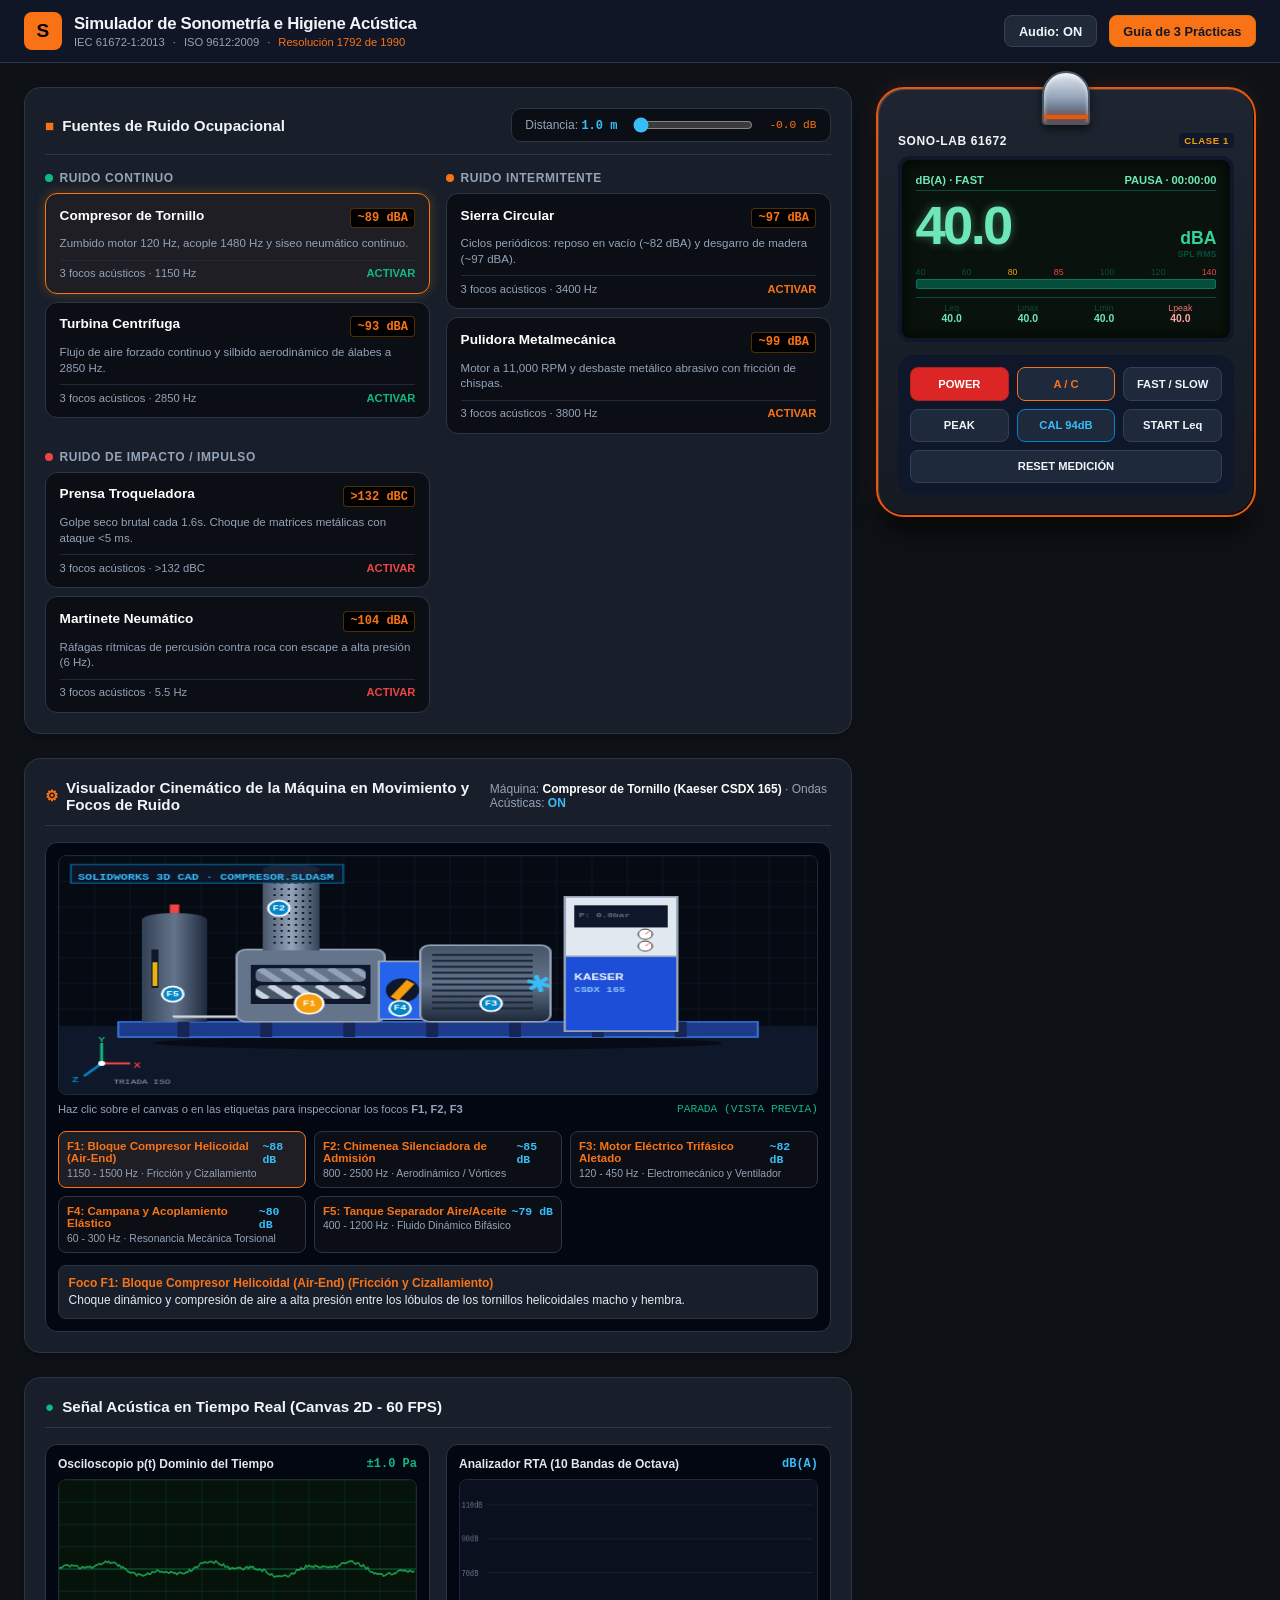
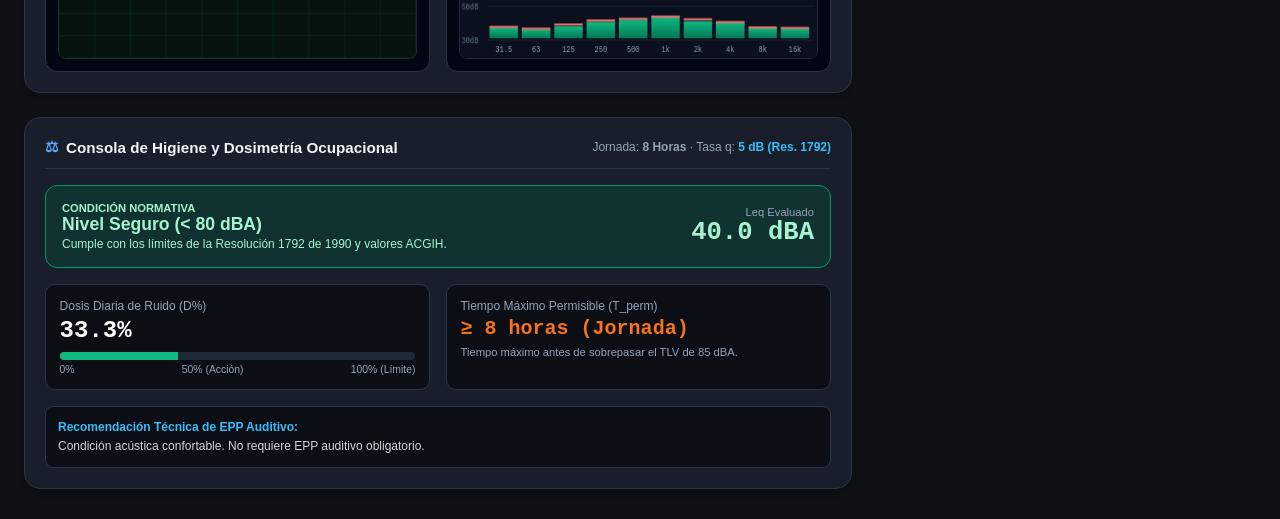
<file: simulador_sonometro_higiene.html>
<!DOCTYPE html>
<html lang="es">
<head>
    <meta charset="UTF-8">
    <meta name="viewport" content="width=device-width, initial-scale=1.0">
    <title>Simulador de Higiene Industrial - Sonometría y Análisis de Ruido</title>
    <style>
        :root {
            --bg-main: #0e1217;
            --bg-card: #181f2a;
            --bg-card-inner: #0b0f15;
            --border-color: #2b3544;
            --text-primary: #f1f5f9;
            --text-secondary: #94a3b8;
            --accent-amber: #f97316;
            --accent-green: #10b981;
            --accent-red: #ef4444;
            --accent-cyan: #38bdf8;
            --lcd-bg: #09120c;
            --lcd-text: #6ee7b7;
            --lcd-text-dim: #064e3b;
        }

        * {
            box-sizing: border-box;
            margin: 0;
            padding: 0;
            font-family: -apple-system, BlinkMacSystemFont, "Segoe UI", Roboto, Helvetica, Arial, sans-serif;
        }

        body {
            background-color: var(--bg-main);
            color: var(--text-primary);
            min-height: 100vh;
            display: flex;
            flex-direction: column;
            overflow-x: hidden;
        }

        header {
            background-color: rgba(17, 24, 39, 0.95);
            border-bottom: 1px solid var(--border-color);
            padding: 0.75rem 1.5rem;
            display: flex;
            justify-content: space-between;
            align-items: center;
            position: sticky;
            top: 0;
            z-index: 50;
        }

        .brand {
            display: flex;
            align-items: center;
            gap: 0.75rem;
        }

        .brand-icon {
            width: 38px;
            height: 38px;
            background: var(--accent-amber);
            color: #000;
            border-radius: 8px;
            display: flex;
            align-items: center;
            justify-content: center;
            font-weight: 900;
            font-size: 1.2rem;
        }

        .brand-title h1 {
            font-size: 1.05rem;
            font-weight: 800;
            letter-spacing: -0.02em;
        }

        .brand-badges {
            display: flex;
            gap: 0.5rem;
            font-size: 0.7rem;
            color: var(--text-secondary);
            margin-top: 2px;
        }

        .brand-badges span.highlight {
            color: var(--accent-amber);
        }

        .header-actions {
            display: flex;
            gap: 0.75rem;
            align-items: center;
        }

        .btn {
            background-color: #1f2937;
            color: var(--text-primary);
            border: 1px solid #374151;
            padding: 0.45rem 0.85rem;
            border-radius: 8px;
            font-size: 0.8rem;
            font-weight: 600;
            cursor: pointer;
            display: inline-flex;
            align-items: center;
            gap: 0.4rem;
            transition: all 0.15s ease;
        }

        .btn:hover {
            background-color: #374151;
        }

        .btn-amber {
            background: var(--accent-amber);
            color: #111827;
            border-color: #d97706;
            font-weight: 700;
        }

        .btn-amber:hover {
            background: #d97706;
        }

        main {
            max-width: 1380px;
            width: 100%;
            margin: 0 auto;
            padding: 1.5rem;
            flex: 1;
            display: grid;
            grid-template-columns: 1fr 380px;
            gap: 1.5rem;
        }

        @media (max-width: 1080px) {
            main {
                grid-template-columns: 1fr;
            }
        }

        .left-column {
            display: flex;
            flex-direction: column;
            gap: 1.5rem;
        }

        .card {
            background-color: var(--bg-card);
            border: 1px solid var(--border-color);
            border-radius: 16px;
            padding: 1.25rem;
            box-shadow: 0 4px 6px -1px rgba(0, 0, 0, 0.3);
        }

        .card-header {
            display: flex;
            justify-content: space-between;
            align-items: center;
            border-bottom: 1px solid var(--border-color);
            padding-bottom: 0.75rem;
            margin-bottom: 1rem;
        }

        .card-title {
            font-size: 0.95rem;
            font-weight: 700;
            display: flex;
            align-items: center;
            gap: 0.5rem;
        }

        .distance-box {
            display: flex;
            align-items: center;
            gap: 1rem;
            background: var(--bg-card-inner);
            padding: 0.5rem 0.85rem;
            border-radius: 10px;
            border: 1px solid var(--border-color);
        }

        .distance-box input[type="range"] {
            width: 120px;
            accent-color: var(--accent-cyan);
            cursor: pointer;
        }

        .machines-grid {
            display: grid;
            grid-template-columns: repeat(auto-fit, minmax(260px, 1fr));
            gap: 1rem;
        }

        .machine-category-title {
            font-size: 0.75rem;
            font-weight: 700;
            text-transform: uppercase;
            letter-spacing: 0.05em;
            color: var(--text-secondary);
            margin-bottom: 0.5rem;
            display: flex;
            align-items: center;
            gap: 0.4rem;
        }

        .category-dot {
            width: 8px;
            height: 8px;
            border-radius: 50%;
        }

        .dot-green { background-color: var(--accent-green); }
        .dot-amber { background-color: var(--accent-amber); }
        .dot-red { background-color: var(--accent-red); }

        .machine-card {
            background-color: var(--bg-card-inner);
            border: 1px solid var(--border-color);
            border-radius: 12px;
            padding: 0.85rem;
            cursor: pointer;
            transition: all 0.2s;
            display: flex;
            flex-direction: column;
            justify-content: space-between;
            gap: 0.5rem;
            position: relative;
        }

        .machine-card:hover {
            border-color: #374151;
            background: #0f172a;
        }

        .machine-card.active {
            border-color: var(--accent-amber);
            box-shadow: 0 0 12px rgba(245, 158, 11, 0.25);
            background: #1e1e24;
        }

        .machine-top {
            display: flex;
            justify-content: space-between;
            align-items: flex-start;
        }

        .machine-name {
            font-size: 0.85rem;
            font-weight: 700;
            color: #fff;
        }

        .machine-spl {
            font-size: 0.75rem;
            font-family: monospace;
            background: #000;
            color: var(--accent-amber);
            padding: 0.15rem 0.4rem;
            border-radius: 4px;
            border: 1px solid rgba(245, 158, 11, 0.3);
            font-weight: bold;
        }

        .machine-desc {
            font-size: 0.72rem;
            color: var(--text-secondary);
            line-height: 1.35;
        }

        .machine-footer {
            display: flex;
            justify-content: space-between;
            align-items: center;
            font-size: 0.7rem;
            border-top: 1px solid #1f2937;
            padding-top: 0.4rem;
        }

        .animator-box {
            background-color: #030712;
            border: 1px solid var(--border-color);
            border-radius: 12px;
            padding: 0.75rem;
            display: flex;
            flex-direction: column;
            gap: 0.5rem;
            position: relative;
        }

        #machineCanvas {
            width: 100%;
            height: 240px;
            background: #000;
            border-radius: 8px;
            border: 1px solid #1f2937;
            display: block;
            cursor: pointer;
        }

        .generator-tag-list {
            display: grid;
            grid-template-columns: repeat(3, 1fr);
            gap: 0.5rem;
            margin-top: 0.5rem;
        }

        @media (max-width: 640px) {
            .generator-tag-list {
                grid-template-columns: 1fr;
            }
        }

        .gen-item {
            background: var(--bg-card-inner);
            border: 1px solid var(--border-color);
            border-radius: 8px;
            padding: 0.5rem;
            font-size: 0.72rem;
            cursor: pointer;
            transition: all 0.15s;
        }

        .gen-item.active {
            border-color: var(--accent-amber);
            background: #1e1e24;
        }

        .canvas-grid {
            display: grid;
            grid-template-columns: 1fr 1fr;
            gap: 1rem;
        }

        @media (max-width: 768px) {
            .canvas-grid {
                grid-template-columns: 1fr;
            }
        }

        .canvas-box {
            background-color: #030712;
            border: 1px solid var(--border-color);
            border-radius: 12px;
            padding: 0.75rem;
            display: flex;
            flex-direction: column;
            gap: 0.5rem;
        }

        .canvas-title-bar {
            display: flex;
            justify-content: space-between;
            align-items: center;
            font-size: 0.75rem;
            font-weight: 600;
            color: #e5e7eb;
        }

        canvas {
            width: 100%;
            height: 180px;
            background: #000;
            border-radius: 8px;
            border: 1px solid #1f2937;
            display: block;
        }

        .hygiene-status {
            padding: 1rem;
            border-radius: 12px;
            border: 1px solid;
            display: flex;
            justify-content: space-between;
            align-items: center;
            margin-bottom: 1rem;
        }

        .status-safe {
            background-color: rgba(6, 78, 59, 0.4);
            border-color: #059669;
            color: #a7f3d0;
        }

        .status-action {
            background-color: rgba(120, 53, 15, 0.4);
            border-color: #d97706;
            color: #fde68a;
        }

        .status-danger {
            background-color: rgba(127, 29, 29, 0.4);
            border-color: #dc2626;
            color: #fecaca;
        }

        .status-peak {
            background-color: rgba(88, 28, 135, 0.4);
            border-color: #9333ea;
            color: #f3e8ff;
        }

        .dose-grid {
            display: grid;
            grid-template-columns: 1fr 1fr;
            gap: 1rem;
            margin-bottom: 1rem;
        }

        .metric-card {
            background: var(--bg-card-inner);
            border: 1px solid var(--border-color);
            border-radius: 10px;
            padding: 0.85rem;
        }

        .metric-label {
            font-size: 0.75rem;
            color: var(--text-secondary);
            margin-bottom: 0.25rem;
        }

        .metric-val {
            font-size: 1.5rem;
            font-weight: 800;
            font-family: monospace;
            color: #fff;
        }

        .dose-bar-container {
            width: 100%;
            height: 8px;
            background: #1f2937;
            border-radius: 4px;
            overflow: hidden;
            margin-top: 0.5rem;
        }

        .dose-bar {
            height: 100%;
            width: 0%;
            background: var(--accent-green);
            transition: width 0.3s;
        }

        .sonometer-wrap {
            background: linear-gradient(180deg, #1e2530 0%, #151a23 100%);
            border: 2px solid #ea580c;
            border-radius: 28px;
            padding: 1.25rem;
            box-shadow: 
                inset 1px 1px 0 rgba(255, 255, 255, 0.16),
                inset -1px -1px 0 rgba(0, 0, 0, 0.8),
                0 20px 25px -5px rgba(0, 0, 0, 0.7),
                0 0 20px rgba(234, 88, 12, 0.15);
            display: flex;
            flex-direction: column;
            align-items: center;
            position: sticky;
            top: 5rem;
        }

        .mic-probe {
            width: 48px;
            height: 54px;
            background: linear-gradient(180deg, #e2e8f0 0%, #94a3b8 50%, #334155 100%);
            border-radius: 24px 24px 4px 4px;
            border: 2px solid #475569;
            margin-top: -38px;
            margin-bottom: 8px;
            box-shadow: inset 0 2px 4px rgba(255,255,255,0.7), 0 4px 8px rgba(0,0,0,0.6);
            position: relative;
        }

        .mic-probe::after {
            content: '';
            position: absolute;
            bottom: 4px;
            left: 0;
            right: 0;
            height: 4px;
            background: #ea580c;
            box-shadow: 0 0 6px rgba(234,88,12,0.8);
        }

        .sonometer-brand {
            width: 100%;
            display: flex;
            justify-content: space-between;
            align-items: center;
            font-size: 0.75rem;
            font-weight: 900;
            color: #f1f5f9;
            margin-bottom: 0.5rem;
            letter-spacing: 0.05em;
            font-family: monospace;
        }

        .lcd-screen {
            width: 100%;
            background: var(--lcd-bg);
            border: 4px solid #0f172a;
            border-radius: 12px;
            padding: 0.85rem;
            color: var(--lcd-text);
            font-family: monospace;
            box-shadow: inset 0 0 15px rgba(0,0,0,0.8);
            position: relative;
        }

        .lcd-top {
            display: flex;
            justify-content: space-between;
            font-size: 0.7rem;
            border-bottom: 1px solid var(--lcd-text-dim);
            padding-bottom: 0.25rem;
            font-weight: 700;
        }

        .lcd-main {
            display: flex;
            align-items: baseline;
            justify-content: space-between;
            margin: 0.5rem 0;
        }

        .lcd-digits {
            font-size: 3.4rem;
            font-weight: 900;
            line-height: 1;
            letter-spacing: -0.05em;
            text-shadow: 0 0 10px rgba(110, 231, 183, 0.4);
        }

        .lcd-unit {
            text-align: right;
            font-size: 1.1rem;
            font-weight: 800;
            color: #34d399;
        }

        .bargraph-wrap {
            margin-bottom: 0.5rem;
        }

        .bargraph-ticks {
            display: flex;
            justify-content: space-between;
            font-size: 0.55rem;
            color: var(--lcd-text-dim);
            margin-bottom: 2px;
        }

        .bargraph-track {
            height: 10px;
            background: #064e3b;
            border: 1px solid #047857;
            border-radius: 2px;
            padding: 1px;
            overflow: hidden;
        }

        .bargraph-fill {
            height: 100%;
            width: 0%;
            background: linear-gradient(90deg, #10b981 0%, #f59e0b 60%, #ef4444 95%);
            transition: width 0.08s ease-out;
        }

        .lcd-matrix {
            display: grid;
            grid-template-columns: repeat(4, 1fr);
            gap: 0.25rem;
            font-size: 0.65rem;
            border-top: 1px solid var(--lcd-text-dim);
            padding-top: 0.35rem;
            text-align: center;
        }

        .lcd-matrix-item span {
            display: block;
            color: var(--lcd-text-dim);
            font-size: 0.55rem;
        }

        .sonometer-keypad {
            width: 100%;
            background: #0f172a;
            border-radius: 16px;
            padding: 0.75rem;
            margin-top: 0.85rem;
            display: grid;
            grid-template-columns: repeat(3, 1fr);
            gap: 0.5rem;
        }

        .sono-btn {
            background: #1e293b;
            color: #f1f5f9;
            border: 1px solid #334155;
            border-radius: 8px;
            padding: 0.6rem 0.25rem;
            font-size: 0.7rem;
            font-weight: 700;
            cursor: pointer;
            text-align: center;
            transition: all 0.1s;
        }

        .sono-btn:active {
            transform: scale(0.96);
        }

        .sono-btn.active {
            border-color: var(--accent-amber);
            color: var(--accent-amber);
        }

        .btn-power {
            background: #dc2626;
            color: #fff;
            border-color: #b91c1c;
        }

        .btn-cal {
            color: #38bdf8;
            border-color: #0284c7;
        }

        .modal-overlay {
            position: fixed;
            inset: 0;
            background: rgba(0,0,0,0.85);
            backdrop-filter: blur(4px);
            z-index: 100;
            display: none;
            align-items: center;
            justify-content: center;
            padding: 1rem;
        }

        .modal-card {
            background: var(--bg-card);
            border: 1px solid var(--border-color);
            border-radius: 16px;
            max-width: 720px;
            width: 100%;
            max-height: 88vh;
            overflow-y: auto;
            padding: 1.5rem;
        }

        .modal-header {
            display: flex;
            justify-content: space-between;
            align-items: center;
            border-bottom: 1px solid var(--border-color);
            padding-bottom: 0.75rem;
            margin-bottom: 1rem;
        }

        .practice-nav {
            display: flex;
            gap: 0.5rem;
            margin-bottom: 1rem;
        }

        .practice-tab {
            padding: 0.4rem 0.75rem;
            font-size: 0.75rem;
            font-weight: 700;
            background: #1f2937;
            color: var(--text-secondary);
            border-radius: 6px;
            cursor: pointer;
            border: 1px solid transparent;
        }

        .practice-tab.active {
            background: var(--accent-amber);
            color: #111827;
        }

        .practice-step {
            background: var(--bg-card-inner);
            border: 1px solid var(--border-color);
            border-radius: 8px;
            padding: 0.75rem;
            font-size: 0.8rem;
            margin-bottom: 0.5rem;
            line-height: 1.4;
        }
    </style>
</head>
<body>
    <header>
        <div class="brand">
            <div class="brand-icon">S</div>
            <div class="brand-title">
                <h1>Simulador de Sonometría e Higiene Acústica</h1>
                <div class="brand-badges">
                    <span>IEC 61672-1:2013</span> · 
                    <span>ISO 9612:2009</span> · 
                    <span class="highlight">Resolución 1792 de 1990</span>
                </div>
            </div>
        </div>
        <div class="header-actions">
            <button class="btn" id="btnAudioMute">Audio: ON</button>
            <button class="btn btn-amber" id="btnOpenModal">Guía de 3 Prácticas</button>
        </div>
    </header>

    <main>
        <div class="left-column">
            <!-- Planta Industrial y Fuentes -->
            <div class="card">
                <div class="card-header">
                    <div class="card-title">
                        <span style="color: var(--accent-amber)">■</span> Fuentes de Ruido Ocupacional
                    </div>
                    <div class="distance-box">
                        <span style="font-size: 0.75rem; color: var(--text-secondary);">Distancia: <strong id="distLabel" style="color: var(--accent-cyan); font-family: monospace;">1.0 m</strong></span>
                        <input type="range" id="distSlider" min="1.0" max="4.0" step="0.1" value="1.0">
                        <span style="font-size: 0.7rem; color: var(--accent-amber); font-family: monospace;" id="attLabel">-0.0 dB</span>
                    </div>
                </div>

                <div class="machines-grid">
                    <div>
                        <div class="machine-category-title">
                            <span class="category-dot dot-green"></span> Ruido Continuo
                        </div>
                        <div class="machine-card active" data-source="compresor">
                            <div class="machine-top">
                                <div class="machine-name">Compresor de Tornillo</div>
                                <div class="machine-spl">~89 dBA</div>
                            </div>
                            <div class="machine-desc">Zumbido motor 120 Hz, acople 1480 Hz y siseo neumático continuo.</div>
                            <div class="machine-footer">
                                <span style="color: var(--text-secondary)">3 focos acústicos · 1150 Hz</span>
                                <span style="color: var(--accent-green); font-weight: bold;">ACTIVAR</span>
                            </div>
                        </div>
                        <div class="machine-card" data-source="turbina" style="margin-top: 0.5rem;">
                            <div class="machine-top">
                                <div class="machine-name">Turbina Centrífuga</div>
                                <div class="machine-spl">~93 dBA</div>
                            </div>
                            <div class="machine-desc">Flujo de aire forzado continuo y silbido aerodinámico de álabes a 2850 Hz.</div>
                            <div class="machine-footer">
                                <span style="color: var(--text-secondary)">3 focos acústicos · 2850 Hz</span>
                                <span style="color: var(--accent-green); font-weight: bold;">ACTIVAR</span>
                            </div>
                        </div>
                    </div>

                    <div>
                        <div class="machine-category-title">
                            <span class="category-dot dot-amber"></span> Ruido Intermitente
                        </div>
                        <div class="machine-card" data-source="sierra">
                            <div class="machine-top">
                                <div class="machine-name">Sierra Circular</div>
                                <div class="machine-spl">~97 dBA</div>
                            </div>
                            <div class="machine-desc">Ciclos periódicos: reposo en vacío (~82 dBA) y desgarro de madera (~97 dBA).</div>
                            <div class="machine-footer">
                                <span style="color: var(--text-secondary)">3 focos acústicos · 3400 Hz</span>
                                <span style="color: var(--accent-amber); font-weight: bold;">ACTIVAR</span>
                            </div>
                        </div>
                        <div class="machine-card" data-source="pulidora" style="margin-top: 0.5rem;">
                            <div class="machine-top">
                                <div class="machine-name">Pulidora Metalmecánica</div>
                                <div class="machine-spl">~99 dBA</div>
                            </div>
                            <div class="machine-desc">Motor a 11,000 RPM y desbaste metálico abrasivo con fricción de chispas.</div>
                            <div class="machine-footer">
                                <span style="color: var(--text-secondary)">3 focos acústicos · 3800 Hz</span>
                                <span style="color: var(--accent-amber); font-weight: bold;">ACTIVAR</span>
                            </div>
                        </div>
                    </div>

                    <div>
                        <div class="machine-category-title">
                            <span class="category-dot dot-red"></span> Ruido de Impacto / Impulso
                        </div>
                        <div class="machine-card" data-source="troqueladora">
                            <div class="machine-top">
                                <div class="machine-name">Prensa Troqueladora</div>
                                <div class="machine-spl">&gt;132 dBC</div>
                            </div>
                            <div class="machine-desc">Golpe seco brutal cada 1.6s. Choque de matrices metálicas con ataque &lt;5 ms.</div>
                            <div class="machine-footer">
                                <span style="color: var(--text-secondary)">3 focos acústicos · &gt;132 dBC</span>
                                <span style="color: var(--accent-red); font-weight: bold;">ACTIVAR</span>
                            </div>
                        </div>
                        <div class="machine-card" data-source="martinete" style="margin-top: 0.5rem;">
                            <div class="machine-top">
                                <div class="machine-name">Martinete Neumático</div>
                                <div class="machine-spl">~104 dBA</div>
                            </div>
                            <div class="machine-desc">Ráfagas rítmicas de percusión contra roca con escape a alta presión (6 Hz).</div>
                            <div class="machine-footer">
                                <span style="color: var(--text-secondary)">3 focos acústicos · 5.5 Hz</span>
                                <span style="color: var(--accent-red); font-weight: bold;">ACTIVAR</span>
                            </div>
                        </div>
                    </div>
                </div>
            </div>

            <!-- VISOR DE MAQUINARIA EN MOVIMIENTO Y FOCOS GENERADORES DE RUIDO -->
            <div class="card">
                <div class="card-header">
                    <div class="card-title">
                        <span style="color: var(--accent-amber)">⚙</span> Visualizador Cinemático de la Máquina en Movimiento y Focos de Ruido
                    </div>
                    <div style="font-size: 0.75rem; color: var(--text-secondary);">
                        Máquina: <strong id="animMachineTitle" style="color: #fff;">Compresor de Tornillo</strong> · 
                        Ondas Acústicas: <strong id="btnToggleWaves" style="color: var(--accent-cyan); cursor: pointer;">ON</strong>
                    </div>
                </div>

                <div class="animator-box">
                    <canvas id="machineCanvas" width="640" height="280"></canvas>
                    <div style="font-size: 0.7rem; color: var(--text-secondary); display: flex; justify-content: space-between; align-items: center;">
                        <span>Haz clic sobre el canvas o en las etiquetas para inspeccionar los focos <strong>F1, F2, F3</strong></span>
                        <span style="font-family: monospace; color: var(--accent-green);" id="animStatusLabel">PARADA (VISTA PREVIA)</span>
                    </div>

                    <div class="generator-tag-list" id="generatorTagsContainer"></div>
                    <div id="genDetailBox" style="background: var(--bg-card); border: 1px solid var(--border-color); border-radius: 8px; padding: 0.6rem; font-size: 0.75rem; color: #e2e8f0; line-height: 1.4; margin-top: 0.25rem;"></div>
                </div>
            </div>

            <!-- Señal Acústica en Tiempo Real: Osciloscopio y RTA -->
            <div class="card">
                <div class="card-header">
                    <div class="card-title">
                        <span style="color: var(--accent-green)">●</span> Señal Acústica en Tiempo Real (Canvas 2D - 60 FPS)
                    </div>
                </div>
                <div class="canvas-grid">
                    <div class="canvas-box">
                        <div class="canvas-title-bar">
                            <span>Osciloscopio p(t) Dominio del Tiempo</span>
                            <span style="font-family: monospace; color: var(--accent-green);">±1.0 Pa</span>
                        </div>
                        <canvas id="oscCanvas" width="460" height="180"></canvas>
                    </div>
                    <div class="canvas-box">
                        <div class="canvas-title-bar">
                            <span>Analizador RTA (10 Bandas de Octava)</span>
                            <span style="font-family: monospace; color: var(--accent-cyan);" id="rtaWeightLabel">dB(A)</span>
                        </div>
                        <canvas id="rtaCanvas" width="460" height="180"></canvas>
                    </div>
                </div>
            </div>

            <!-- Higiene Ocupacional y Dosimetría -->
            <div class="card">
                <div class="card-header">
                    <div class="card-title">
                        <span style="color: #60a5fa">⚖</span> Consola de Higiene y Dosimetría Ocupacional
                    </div>
                    <div style="font-size: 0.75rem; color: var(--text-secondary);">
                        Jornada: <strong>8 Horas</strong> · Tasa q: <strong id="qLabel" style="color: var(--accent-cyan); cursor: pointer;" title="Clic para alternar 5 dB / 3 dB">5 dB (Res. 1792)</strong>
                    </div>
                </div>

                <div class="hygiene-status status-safe" id="riskStatusBox">
                    <div>
                        <div style="font-size: 0.7rem; text-transform: uppercase; font-weight: bold;">Condición Normativa</div>
                        <div style="font-size: 1.1rem; font-weight: 800;" id="riskLabel">Nivel Seguro (&lt; 80 dBA)</div>
                        <div style="font-size: 0.75rem; margin-top: 2px;" id="riskRef">Cumple con los límites de la Resolución 1792 de 1990.</div>
                    </div>
                    <div style="text-align: right;">
                        <div style="font-size: 0.7rem; color: var(--text-secondary);">Leq Evaluado</div>
                        <div style="font-size: 1.6rem; font-weight: 800; font-family: monospace;" id="evalLeq">40.0 dBA</div>
                    </div>
                </div>

                <div class="dose-grid">
                    <div class="metric-card">
                        <div class="metric-label">Dosis Diaria de Ruido (D%)</div>
                        <div class="metric-val" id="doseVal">0.0%</div>
                        <div class="dose-bar-container">
                            <div class="dose-bar" id="doseBar"></div>
                        </div>
                        <div style="display: flex; justify-content: space-between; font-size: 0.65rem; color: var(--text-secondary); margin-top: 4px;">
                            <span>0%</span><span>50% (Acción)</span><span>100% (Límite)</span>
                        </div>
                    </div>
                    <div class="metric-card">
                        <div class="metric-label">Tiempo Máximo Permisible (T_perm)</div>
                        <div class="metric-val" id="tpermVal" style="color: var(--accent-amber); font-size: 1.25rem;">≥ 8 horas</div>
                        <div style="font-size: 0.7rem; color: var(--text-secondary); margin-top: 6px;">
                            Tiempo máximo antes de sobrepasar el TLV de 85 dBA.
                        </div>
                    </div>
                </div>

                <div style="background: var(--bg-card-inner); padding: 0.75rem; border-radius: 8px; border: 1px solid var(--border-color); font-size: 0.75rem; line-height: 1.4;">
                    <strong style="color: var(--accent-cyan);">Recomendación Técnica de EPP Auditivo:</strong>
                    <div id="eppText" style="margin-top: 3px; color: #d1d5db;">Condición acústica confortable. No requiere protector auditivo obligatorio.</div>
                </div>
            </div>
        </div>

        <!-- Columna Derecha: Sonómetro Digital -->
        <div>
            <div class="sonometer-wrap">
                <div class="mic-probe"></div>
                <div class="sonometer-brand">
                    <span>SONO-LAB 61672</span>
                    <span style="background: #0f172a; color: #f59e0b; padding: 2px 5px; border-radius: 4px; font-size: 0.6rem;">CLASE 1</span>
                </div>

                <!-- Pantalla LCD -->
                <div class="lcd-screen" id="lcdScreen">
                    <div class="lcd-top">
                        <span id="lcdMode">dB(A) · FAST</span>
                        <span id="lcdStatus">PAUSA · 00:00:00</span>
                    </div>
                    <div class="lcd-main">
                        <div class="lcd-digits" id="lcdDigits">42.1</div>
                        <div class="lcd-unit">
                            <div id="lcdUnitLabel">dBA</div>
                            <div style="font-size: 0.55rem; color: var(--lcd-text-dim);" id="lcdSubUnit">SPL RMS</div>
                        </div>
                    </div>
                    <!-- Vúmetro Analógico -->
                    <div class="bargraph-wrap">
                        <div class="bargraph-ticks">
                            <span>40</span><span>60</span><span style="color: #f59e0b;">80</span><span style="color: #ef4444;">85</span><span>100</span><span>120</span><span style="color: #ef4444;">140</span>
                        </div>
                        <div class="bargraph-track">
                            <div class="bargraph-fill" id="lcdBargraph"></div>
                        </div>
                    </div>
                    <!-- Matriz de Parámetros -->
                    <div class="lcd-matrix">
                        <div class="lcd-matrix-item"><span>Leq</span><strong id="valLeq">42.1</strong></div>
                        <div class="lcd-matrix-item"><span>Lmax</span><strong id="valLmax">42.1</strong></div>
                        <div class="lcd-matrix-item"><span>Lmin</span><strong id="valLmin">42.1</strong></div>
                        <div class="lcd-matrix-item"><span style="color: #f87171;">Lpeak</span><strong id="valLpeak" style="color: #fca5a5;">46.2</strong></div>
                    </div>
                </div>

                <!-- Teclado Físico Táctil -->
                <div class="sonometer-keypad">
                    <button class="sono-btn btn-power" id="btnPower">POWER</button>
                    <button class="sono-btn active" id="btnWeighting">A / C</button>
                    <button class="sono-btn" id="btnSpeed">FAST / SLOW</button>
                    <button class="sono-btn" id="btnPeak">PEAK</button>
                    <button class="sono-btn btn-cal" id="btnCal">CAL 94dB</button>
                    <button class="sono-btn" id="btnLeqRun">START Leq</button>
                    <button class="sono-btn" id="btnReset" style="grid-column: span 3;">RESET MEDICIÓN</button>
                </div>
            </div>
        </div>
    </main>

    <!-- Modal de Prácticas de Laboratorio -->
    <div class="modal-overlay" id="labModal">
        <div class="modal-card">
            <div class="modal-header">
                <h3 style="font-size: 1.1rem; font-weight: 800; color: #fff;">Guía de Laboratorio de Higiene Acústica</h3>
                <button class="btn" id="btnCloseModal" style="padding: 0.2rem 0.6rem;">✕</button>
            </div>
            <div class="practice-nav">
                <button class="practice-tab active" data-tab="0">Práctica 1: FAST vs SLOW</button>
                <button class="practice-tab" data-tab="1">Práctica 2: Curvas A / C e Impacto</button>
                <button class="practice-tab" data-tab="2">Práctica 3: Ley Inverso y Dosis</button>
            </div>
            <div id="practiceContent"></div>
            <div style="margin-top: 1.25rem; display: flex; justify-content: flex-end; gap: 0.5rem;">
                <button class="btn btn-amber" id="btnLoadPractice">Cargar Máquina de la Práctica</button>
            </div>
        </div>
    </div>

    <script>
        let audioCtx = null;
        let masterGain = null;
        let distanceGain = null;
        let analyser = null;
        let calOsc = null;
        let calGain = null;
        let pinkBuffer = null;
        let whiteBuffer = null;

        let isPowered = true;
        let isMuted = false;
        let freqWeighting = 'A';
        let timeWeighting = 'FAST';
        let isCalibrating = false;
        let isLeqRunning = false;
        let distance = 1.0;
        let activeSource = null;
        let selectedMachine = 'compresor';

        let leqEnergySum = 0;
        let leqSamples = 0;
        let leqStartTime = 0;
        let lmax = 40.0;
        let lmin = 140.0;
        let lpeak = 40.0;
        let peakHoldDisplay = 40.0;
        let pFastPower = 1e-6;
        let pSlowPower = 1e-6;
        let lastTimeMs = performance.now();
        let exchangeRate = 5;

        const activeNodes = new Map();
        let sourceIntervals = [];

        const machineMetadata = {
            compresor: {
                name: "Compresor de Tornillo (Kaeser CSDX 165)",
                category: "continuo",
                generators: [
                    { id: 'f1', name: 'Bloque Compresor Helicoidal (Air-End)', type: 'Fricción y Cizallamiento', relX: 33, relY: 62, spl: 88, freq: '1150 - 1500 Hz', desc: 'Choque dinámico y compresión de aire a alta presión entre los lóbulos de los tornillos helicoidales macho y hembra.' },
                    { id: 'f2', name: 'Chimenea Silenciadora de Admisión', type: 'Aerodinámico / Vórtices', relX: 29, relY: 22, spl: 85, freq: '800 - 2500 Hz', desc: 'Ruido aerodinámico de succión de aire a alta velocidad a través de la torre con silenciador de chapa microperforada.' },
                    { id: 'f3', name: 'Motor Eléctrico Trifásico Aletado', type: 'Electromecánico y Ventilador', relX: 57, relY: 62, spl: 82, freq: '120 - 450 Hz', desc: 'Fuerzas electromagnéticas en el estator del motor a 60 Hz y vórtices del ventilador de enfriamiento posterior.' },
                    { id: 'f4', name: 'Campana y Acoplamiento Elástico', type: 'Resonancia Mecánica Torsional', relX: 45, relY: 64, spl: 80, freq: '60 - 300 Hz', desc: 'Resonancia mecánica de rotación a 3000-3600 RPM y transmisión de torque a través del elastómero de acople.' },
                    { id: 'f5', name: 'Tanque Separador Aire/Aceite', type: 'Fluido Dinámico Bifásico', relX: 15, relY: 58, spl: 79, freq: '400 - 1200 Hz', desc: 'Turbulencia por choque del flujo bifásico aire-aceite a 8-11 bar y descompresión en la válvula de presión mínima.' }
                ]
            },
            turbina: {
                name: "Turbina Centrífuga",
                category: "continuo",
                generators: [
                    { id: 'f1', name: 'Paso de Álabes del Rodete (BPF)', type: 'Interacción aerodinámica periódica', relX: 44, relY: 50, spl: 92, freq: '2800 - 3200 Hz', desc: 'Paso continuo de los 12 álabes del rodete girando a alta velocidad cortando la lengüeta de la voluta (Blade Pass Frequency).' },
                    { id: 'f2', name: 'Difusor y Boca de Impulsión', type: 'Turbulencia de gas y choque de vórtices', relX: 62, relY: 22, spl: 87, freq: '800 - 2000 Hz', desc: 'Desprendimiento de capa límite y turbulencia de alta velocidad en la transición entre la voluta y el conducto de salida.' },
                    { id: 'f3', name: 'Cojinetes y Resonancia de Bancada', type: 'Vibración estructural', relX: 25, relY: 50, spl: 79, freq: '60 - 250 Hz', desc: 'Fuerzas dinámicas desbalanceadas transmitidas por los rodamientos del eje a la placa base y tuberías acopladas.' }
                ]
            },
            sierra: {
                name: "Sierra Circular de Madera",
                category: "intermitente",
                generators: [
                    { id: 'f1', name: 'Fricción Diente-Madera en Corte', type: 'Impacto y desgarro abrasivo', relX: 52, relY: 52, spl: 96, freq: '3000 - 4500 Hz', desc: 'Micro-impactos repetitivos a 4000 impactos/segundo de las puntas de carburo de tungsteno arrancando virutas de madera.' },
                    { id: 'f2', name: 'Resonancia y Flexión del Disco', type: 'Vibración aeroacústica de placa', relX: 55, relY: 38, spl: 88, freq: '2200 - 2600 Hz', desc: 'Modos propios de vibración flexional de la chapa de acero del disco excitados por el flujo de aire y esfuerzos laterales.' },
                    { id: 'f3', name: 'Motor Eléctrico y Transmisión', type: 'Mecánico rotativo continuo', relX: 52, relY: 76, spl: 80, freq: '120 - 1800 Hz', desc: 'Zumbido del motor de inducción y fricción de correas trapezoidales de transmisión de potencia.' }
                ]
            },
            pulidora: {
                name: "Pulidora Metalmecánica",
                category: "intermitente",
                generators: [
                    { id: 'f1', name: 'Desbaste Abrasivo de Acero', type: 'Fricción abrasiva y choque de virutas', relX: 50, relY: 64, spl: 98, freq: '3200 - 4500 Hz', desc: 'Granos de óxido de aluminio arrancando microvirutas incandescentes del acero a 80 m/s de velocidad periférica.' },
                    { id: 'f2', name: 'Motor Universal a 11,000 RPM', type: 'Conmutador y colector de delgas', relX: 42, relY: 38, spl: 91, freq: '5000 - 7000 Hz', desc: 'Chisporroteo y conmutación de escobillas de carbón en el inducido sumado a la turbina centrífuga interna de ventilación.' },
                    { id: 'f3', name: 'Engranajes Cónicos Helicoidales', type: 'Contacto mecánico de dientes', relX: 48, relY: 54, spl: 86, freq: '1800 - 2500 Hz', desc: 'Acoplamiento angular de piñón y corona reductora con cargas de empuje intermitentes.' }
                ]
            },
            troqueladora: {
                name: "Prensa Troqueladora Excéntrica",
                category: "impacto",
                generators: [
                    { id: 'f1', name: 'Choque de Matrices y Corte de Chapa', type: 'Colisión mecánica no estacionaria (Peak)', relX: 50, relY: 64, spl: 133, freq: '40 Hz - 8000 Hz (Transitorio)', desc: 'Liberación violenta de energía elástica al cizallar la chapa metálica en menos de 4 milisegundos (Peak > 132 dBC).' },
                    { id: 'f2', name: 'Volante de Inercia y Embrague', type: 'Mecánico rotativo / Neumático', relX: 50, relY: 30, spl: 84, freq: '60 - 500 Hz', desc: 'Desacople neumático brusco de zapatas de freno y arrastre inercial de la masa del volante superior.' },
                    { id: 'f3', name: 'Bastidor en C y Columnas de Guía', type: 'Resonancia estructural y ondas de choque', relX: 28, relY: 50, spl: 89, freq: '250 - 1200 Hz', desc: 'Vibración transversal y flexión de las toneladas de fundición del bastidor estructural que actúa como radiador acústico.' }
                ]
            },
            martinete: {
                name: "Martinete Neumático",
                category: "impacto",
                generators: [
                    { id: 'f1', name: 'Choque del Cincel con Concreto', type: 'Impacto percusivo de alta energía', relX: 50, relY: 67, spl: 104, freq: '200 - 6000 Hz', desc: 'Ondas de compresión de alta velocidad propagándose entre el pistón de acero y la fractura de la masa de concreto (5.5 golpes/seg).' },
                    { id: 'f2', name: 'Descarga de Escape Neumático', type: 'Chorro neumático transitorio expansivo', relX: 58, relY: 42, spl: 99, freq: '1500 - 4000 Hz', desc: 'Escape a la atmósfera de aire comprimido a 7 bar tras cada carrera de retorno del pistón interno.' },
                    { id: 'f3', name: 'Cilindro y Cámara de Expansión', type: 'Resonador cilíndrico metálico', relX: 50, relY: 35, spl: 91, freq: '300 - 1000 Hz', desc: 'Oscilación de presión interna en la cámara de conmutación de la válvula distribuidora.' }
                ]
            }
        };

        let currentSelectedGen = 0;
        let showSoundWaves = true;

        const machineAnimState = {
            angle: 0,
            timer: 0,
            isImpacting: false,
            particles: [],
            waveRings: []
        };

        function initAudioEngine() {
            if (audioCtx) {
                if (audioCtx.state === 'suspended') audioCtx.resume();
                return;
            }
            const AudioCtx = window.AudioContext || window.webkitAudioContext;
            audioCtx = new AudioCtx();
            
            analyser = audioCtx.createAnalyser();
            analyser.fftSize = 2048;
            analyser.smoothingTimeConstant = 0.08;

            distanceGain = audioCtx.createGain();
            distanceGain.gain.setValueAtTime(1.0, audioCtx.currentTime);

            masterGain = audioCtx.createGain();
            masterGain.gain.setValueAtTime(0.7, audioCtx.currentTime);

            distanceGain.connect(masterGain);
            masterGain.connect(analyser);
            analyser.connect(audioCtx.destination);

            generateNoiseBuffers();
        }

        function generateNoiseBuffers() {
            const sr = audioCtx.sampleRate;
            const len = sr * 3;

            whiteBuffer = audioCtx.createBuffer(1, len, sr);
            const wData = whiteBuffer.getChannelData(0);
            for (let i = 0; i < len; i++) wData[i] = (Math.random() * 2 - 1) * 0.5;

            pinkBuffer = audioCtx.createBuffer(1, len, sr);
            const pData = pinkBuffer.getChannelData(0);
            let b0 = 0, b1 = 0, b2 = 0, b3 = 0, b4 = 0, b5 = 0, b6 = 0;
            for (let i = 0; i < len; i++) {
                const w = (Math.random() * 2 - 1) * 0.5;
                b0 = 0.99886 * b0 + w * 0.0555179;
                b1 = 0.99332 * b1 + w * 0.0750759;
                b2 = 0.96900 * b2 + w * 0.1538520;
                b3 = 0.86650 * b3 + w * 0.3104856;
                b4 = 0.55000 * b4 + w * 0.5329522;
                b5 = -0.7616 * b5 - w * 0.0168980;
                pData[i] = (b0 + b1 + b2 + b3 + b4 + b5 + b6 + w * 0.5362) * 0.15;
                b6 = w * 0.115926;
            }
        }

        function getAWeight(f) {
            if (f < 10) return -70;
            const f2 = f * f;
            const num = 12194 * 12194 * f2 * f2;
            const den = (f2 + 20.6 * 20.6) * Math.sqrt((f2 + 107.7 * 107.7) * (f2 + 737.9 * 737.9)) * (f2 + 12194 * 12194);
            return 20 * Math.log10(num / den) + 2.0;
        }

        function getCWeight(f) {
            if (f < 10) return -50;
            const f2 = f * f;
            const num = 12194 * 12194 * f2;
            const den = (f2 + 20.6 * 20.6) * (f2 + 12194 * 12194);
            return 20 * Math.log10(num / den) + 0.06;
        }

        function stopAllSources() {
            activeNodes.forEach(node => {
                try { node.stop(); } catch(e) {}
            });
            activeNodes.clear();
            sourceIntervals.forEach(t => clearInterval(t));
            sourceIntervals = [];
            if (isCalibrating) stopCalibrator();
            document.querySelectorAll('.machine-card').forEach(c => c.classList.remove('active'));
            activeSource = null;
            document.getElementById('animStatusLabel').textContent = 'PARADA (VISTA PREVIA)';
            document.getElementById('animStatusLabel').style.color = '#94a3b8';
        }

        function playCompressor() {
            stopAllSources();
            const src = audioCtx.createBufferSource();
            src.buffer = pinkBuffer;
            src.loop = true;

            const bpass = audioCtx.createBiquadFilter();
            bpass.type = 'bandpass';
            bpass.frequency.setValueAtTime(1150, audioCtx.currentTime);
            bpass.Q.setValueAtTime(1.8, audioCtx.currentTime);

            const motor = audioCtx.createOscillator();
            motor.type = 'triangle';
            motor.frequency.setValueAtTime(120, audioCtx.currentTime);
            const mGain = audioCtx.createGain();
            mGain.gain.setValueAtTime(0.08, audioCtx.currentTime);

            const screw = audioCtx.createOscillator();
            screw.type = 'sine';
            screw.frequency.setValueAtTime(1480, audioCtx.currentTime);
            const sGain = audioCtx.createGain();
            sGain.gain.setValueAtTime(0.04, audioCtx.currentTime);

            const outGain = audioCtx.createGain();
            outGain.gain.setValueAtTime(0.85, audioCtx.currentTime);

            src.connect(bpass); bpass.connect(outGain);
            motor.connect(mGain); mGain.connect(outGain);
            screw.connect(sGain); sGain.connect(outGain);
            outGain.connect(distanceGain);

            src.start(); motor.start(); screw.start();
            activeNodes.set('compresor', {
                stop: () => { src.stop(); motor.stop(); screw.stop(); outGain.disconnect(); }
            });
        }

        function playTurbine() {
            stopAllSources();
            const pSrc = audioCtx.createBufferSource();
            pSrc.buffer = pinkBuffer;
            pSrc.loop = true;

            const low = audioCtx.createBiquadFilter();
            low.type = 'lowpass';
            low.frequency.setValueAtTime(450, audioCtx.currentTime);

            const wSrc = audioCtx.createBufferSource();
            wSrc.buffer = whiteBuffer;
            wSrc.loop = true;

            const bpass = audioCtx.createBiquadFilter();
            bpass.type = 'bandpass';
            bpass.frequency.setValueAtTime(2850, audioCtx.currentTime);
            bpass.Q.setValueAtTime(3.5, audioCtx.currentTime);

            const outGain = audioCtx.createGain();
            outGain.gain.setValueAtTime(1.1, audioCtx.currentTime);

            pSrc.connect(low); low.connect(outGain);
            wSrc.connect(bpass); bpass.connect(outGain);
            outGain.connect(distanceGain);

            pSrc.start(); wSrc.start();
            activeNodes.set('turbina', {
                stop: () => { pSrc.stop(); wSrc.stop(); outGain.disconnect(); }
            });
        }

        function playSaw() {
            stopAllSources();
            const motor = audioCtx.createOscillator();
            motor.type = 'sawtooth';
            motor.frequency.setValueAtTime(2350, audioCtx.currentTime);

            const wSrc = audioCtx.createBufferSource();
            wSrc.buffer = whiteBuffer;
            wSrc.loop = true;

            const woodFilter = audioCtx.createBiquadFilter();
            woodFilter.type = 'bandpass';
            woodFilter.frequency.setValueAtTime(3400, audioCtx.currentTime);

            const woodGain = audioCtx.createGain();
            woodGain.gain.setValueAtTime(0.08, audioCtx.currentTime);

            const outGain = audioCtx.createGain();
            outGain.gain.setValueAtTime(0.42, audioCtx.currentTime);

            motor.connect(outGain);
            wSrc.connect(woodFilter); woodFilter.connect(woodGain); woodGain.connect(outGain);
            outGain.connect(distanceGain);

            motor.start(); wSrc.start();

            let cutting = false;
            const timer = setInterval(() => {
                cutting = !cutting;
                const t = audioCtx.currentTime;
                if (cutting) {
                    outGain.gain.setTargetAtTime(1.35, t, 0.08);
                    woodGain.gain.setTargetAtTime(0.9, t, 0.05);
                } else {
                    outGain.gain.setTargetAtTime(0.42, t, 0.12);
                    woodGain.gain.setTargetAtTime(0.08, t, 0.1);
                }
            }, 2200);
            sourceIntervals.push(timer);

            activeNodes.set('sierra', {
                stop: () => { motor.stop(); wSrc.stop(); outGain.disconnect(); clearInterval(timer); }
            });
        }

        function playGrinder() {
            stopAllSources();
            const motor = audioCtx.createOscillator();
            motor.type = 'sawtooth';
            motor.frequency.setValueAtTime(5600, audioCtx.currentTime);

            const wSrc = audioCtx.createBufferSource();
            wSrc.buffer = whiteBuffer;
            wSrc.loop = true;

            const high = audioCtx.createBiquadFilter();
            high.type = 'highpass';
            high.frequency.setValueAtTime(3500, audioCtx.currentTime);

            const outGain = audioCtx.createGain();
            outGain.gain.setValueAtTime(0.5, audioCtx.currentTime);

            motor.connect(outGain);
            wSrc.connect(high); high.connect(outGain);
            outGain.connect(distanceGain);

            motor.start(); wSrc.start();

            let grinding = false;
            const timer = setInterval(() => {
                grinding = !grinding;
                const t = audioCtx.currentTime;
                if (grinding) {
                    outGain.gain.setTargetAtTime(1.5, t, 0.05);
                } else {
                    outGain.gain.setTargetAtTime(0.5, t, 0.1);
                }
            }, 2800);
            sourceIntervals.push(timer);

            activeNodes.set('pulidora', {
                stop: () => { motor.stop(); wSrc.stop(); outGain.disconnect(); clearInterval(timer); }
            });
        }

        function playStampingPress() {
            stopAllSources();
            const masterStrike = audioCtx.createGain();
            masterStrike.gain.setValueAtTime(1.0, audioCtx.currentTime);
            masterStrike.connect(distanceGain);

            const strike = () => {
                const t = audioCtx.currentTime;
                const sub = audioCtx.createOscillator();
                sub.type = 'sine';
                sub.frequency.setValueAtTime(80, t);
                sub.frequency.exponentialRampToValueAtTime(35, t + 0.12);

                const sGain = audioCtx.createGain();
                sGain.gain.setValueAtTime(0.001, t);
                sGain.gain.linearRampToValueAtTime(3.8, t + 0.004);
                sGain.gain.exponentialRampToValueAtTime(0.0001, t + 0.18);

                sub.connect(sGain); sGain.connect(masterStrike);
                sub.start(t); sub.stop(t + 0.2);

                const clang = audioCtx.createOscillator();
                clang.type = 'square';
                clang.frequency.setValueAtTime(920, t);
                clang.frequency.exponentialRampToValueAtTime(500, t + 0.1);

                const cFilter = audioCtx.createBiquadFilter();
                cFilter.type = 'bandpass';
                cFilter.frequency.setValueAtTime(1850, t);
                cFilter.Q.setValueAtTime(6.0, t);

                const cGain = audioCtx.createGain();
                cGain.gain.setValueAtTime(0.001, t);
                cGain.gain.linearRampToValueAtTime(2.6, t + 0.003);
                cGain.gain.exponentialRampToValueAtTime(0.0001, t + 0.22);

                clang.connect(cFilter); cFilter.connect(cGain); cGain.connect(masterStrike);
                clang.start(t); clang.stop(t + 0.25);
            };

            strike();
            const timer = setInterval(strike, 1600);
            sourceIntervals.push(timer);

            activeNodes.set('troqueladora', {
                stop: () => { masterStrike.disconnect(); clearInterval(timer); }
            });
        }

        function playHammer() {
            stopAllSources();
            const masterHammer = audioCtx.createGain();
            masterHammer.gain.setValueAtTime(1.0, audioCtx.currentTime);
            masterHammer.connect(distanceGain);

            const blow = () => {
                const t = audioCtx.currentTime;
                const osc = audioCtx.createOscillator();
                osc.type = 'triangle';
                osc.frequency.setValueAtTime(320, t);
                osc.frequency.exponentialRampToValueAtTime(90, t + 0.05);

                const g = audioCtx.createGain();
                g.gain.setValueAtTime(0.001, t);
                g.gain.linearRampToValueAtTime(2.8, t + 0.003);
                g.gain.exponentialRampToValueAtTime(0.001, t + 0.08);

                osc.connect(g); g.connect(masterHammer);
                osc.start(t); osc.stop(t + 0.09);
            };

            blow();
            const timer = setInterval(blow, 180);
            sourceIntervals.push(timer);

            activeNodes.set('martinete', {
                stop: () => { masterHammer.disconnect(); clearInterval(timer); }
            });
        }

        function startCalibrator() {
            stopAllSources();
            isCalibrating = true;
            calOsc = audioCtx.createOscillator();
            calOsc.type = 'sine';
            calOsc.frequency.setValueAtTime(1000, audioCtx.currentTime);

            calGain = audioCtx.createGain();
            calGain.gain.setValueAtTime(0.42, audioCtx.currentTime);

            calOsc.connect(calGain);
            calGain.connect(analyser);
            calGain.connect(masterGain);
            calOsc.start();
        }

        function stopCalibrator() {
            isCalibrating = false;
            if (calOsc) {
                try { calOsc.stop(); calOsc.disconnect(); } catch(e){}
                calOsc = null;
            }
        }

        function updateMachineUI() {
            const data = machineMetadata[selectedMachine];
            document.getElementById('animMachineTitle').textContent = data.name;
            const container = document.getElementById('generatorTagsContainer');
            container.innerHTML = '';

            data.generators.forEach((g, idx) => {
                const div = document.createElement('div');
                div.className = `gen-item ${idx === currentSelectedGen ? 'active' : ''}`;
                div.innerHTML = `
                    <div style="display:flex; justify-content:space-between; font-weight:bold; color:#fff;">
                        <span style="color:var(--accent-amber);">F${idx+1}: ${g.name}</span>
                        <span style="color:var(--accent-cyan); font-family:monospace;">~${g.spl} dB</span>
                    </div>
                    <div style="color:#94a3b8; font-size:0.65rem; margin-top:2px;">${g.freq} · ${g.type}</div>
                `;
                div.addEventListener('click', () => {
                    currentSelectedGen = idx;
                    updateMachineUI();
                });
                container.appendChild(div);
            });

            const sel = data.generators[currentSelectedGen] || data.generators[0];
            document.getElementById('genDetailBox').innerHTML = `
                <strong style="color:var(--accent-amber);">Foco F${currentSelectedGen + 1}: ${sel.name} (${sel.type})</strong><br>
                <span>${sel.desc}</span>
            `;
        }

        document.getElementById('btnToggleWaves').addEventListener('click', () => {
            showSoundWaves = !showSoundWaves;
            document.getElementById('btnToggleWaves').textContent = showSoundWaves ? 'ON' : 'OFF';
            document.getElementById('btnToggleWaves').style.color = showSoundWaves ? 'var(--accent-cyan)' : 'var(--text-secondary)';
        });

        document.querySelectorAll('.machine-card').forEach(card => {
            card.addEventListener('click', () => {
                initAudioEngine();
                const srcId = card.getAttribute('data-source');
                selectedMachine = srcId;
                currentSelectedGen = 0;
                updateMachineUI();

                if (activeSource === srcId) {
                    stopAllSources();
                    return;
                }
                card.classList.add('active');
                activeSource = srcId;
                document.getElementById('animStatusLabel').textContent = 'OPERANDO EN TIEMPO REAL';
                document.getElementById('animStatusLabel').style.color = '#34d399';

                if (srcId === 'compresor') playCompressor();
                if (srcId === 'turbina') playTurbine();
                if (srcId === 'sierra') playSaw();
                if (srcId === 'pulidora') playGrinder();
                if (srcId === 'troqueladora') playStampingPress();
                if (srcId === 'martinete') playHammer();
            });
        });

        const distSlider = document.getElementById('distSlider');
        const distLabel = document.getElementById('distLabel');
        const attLabel = document.getElementById('attLabel');

        distSlider.addEventListener('input', (e) => {
            distance = parseFloat(e.target.value);
            distLabel.textContent = distance.toFixed(1) + ' m';
            const att = 20 * Math.log10(distance);
            attLabel.textContent = `-${att.toFixed(1)} dB`;
            if (distanceGain && audioCtx) {
                distanceGain.gain.setTargetAtTime(1.0 / distance, audioCtx.currentTime, 0.05);
            }
        });

        const btnPower = document.getElementById('btnPower');
        const btnWeighting = document.getElementById('btnWeighting');
        const btnSpeed = document.getElementById('btnSpeed');
        const btnPeak = document.getElementById('btnPeak');
        const btnCal = document.getElementById('btnCal');
        const btnLeqRun = document.getElementById('btnLeqRun');
        const btnReset = document.getElementById('btnReset');

        btnPower.addEventListener('click', () => {
            initAudioEngine();
            isPowered = !isPowered;
            if (!isPowered) {
                stopAllSources();
                document.getElementById('lcdDigits').textContent = '---';
            }
        });

        btnWeighting.addEventListener('click', () => {
            freqWeighting = freqWeighting === 'A' ? 'C' : 'A';
            document.getElementById('lcdUnitLabel').textContent = 'dB' + freqWeighting;
            document.getElementById('rtaWeightLabel').textContent = 'dB(' + freqWeighting + ')';
            updateLcdModeHeader();
        });

        btnSpeed.addEventListener('click', () => {
            timeWeighting = timeWeighting === 'FAST' ? 'SLOW' : 'FAST';
            btnPeak.classList.remove('active');
            updateLcdModeHeader();
        });

        btnPeak.addEventListener('click', () => {
            timeWeighting = timeWeighting === 'PEAK' ? 'FAST' : 'PEAK';
            btnPeak.classList.toggle('active', timeWeighting === 'PEAK');
            updateLcdModeHeader();
        });

        btnCal.addEventListener('click', () => {
            initAudioEngine();
            if (isCalibrating) {
                stopCalibrator();
                btnCal.classList.remove('active');
            } else {
                startCalibrator();
                btnCal.classList.add('active');
            }
        });

        btnLeqRun.addEventListener('click', () => {
            isLeqRunning = !isLeqRunning;
            if (isLeqRunning && leqSamples === 0) leqStartTime = performance.now();
            btnLeqRun.textContent = isLeqRunning ? 'PAUSE Leq' : 'START Leq';
            btnLeqRun.classList.toggle('active', isLeqRunning);
        });

        btnReset.addEventListener('click', () => {
            leqEnergySum = 0;
            leqSamples = 0;
            leqStartTime = performance.now();
            lmax = 40.0;
            lmin = 140.0;
            lpeak = 40.0;
        });

        function updateLcdModeHeader() {
            document.getElementById('lcdMode').textContent = `dB(${freqWeighting}) · ${timeWeighting}`;
            document.getElementById('lcdSubUnit').textContent = timeWeighting === 'PEAK' ? 'PEAK INST' : 'SPL RMS';
        }

        document.getElementById('qLabel').addEventListener('click', () => {
            exchangeRate = exchangeRate === 5 ? 3 : 5;
            document.getElementById('qLabel').textContent = exchangeRate === 5 ? '5 dB (Res. 1792)' : '3 dB (NIOSH)';
        });

        document.getElementById('btnAudioMute').addEventListener('click', () => {
            initAudioEngine();
            isMuted = !isMuted;
            document.getElementById('btnAudioMute').textContent = isMuted ? 'Audio: MUTE' : 'Audio: ON';
            if (masterGain && audioCtx) {
                masterGain.gain.setTargetAtTime(isMuted ? 0 : 0.7, audioCtx.currentTime, 0.02);
            }
        });

        const oscCanvas = document.getElementById('oscCanvas');
        const oscCtx = oscCanvas.getContext('2d');
        const rtaCanvas = document.getElementById('rtaCanvas');
        const rtaCtx = rtaCanvas.getContext('2d');
        const machineCanvas = document.getElementById('machineCanvas');
        const mCtx = machineCanvas.getContext('2d');

        machineCanvas.addEventListener('click', (e) => {
            const rect = machineCanvas.getBoundingClientRect();
            const clickX = ((e.clientX - rect.left) / rect.width) * machineCanvas.width;
            const clickY = ((e.clientY - rect.top) / rect.height) * machineCanvas.height;
            const data = machineMetadata[selectedMachine];

            data.generators.forEach((g, idx) => {
                const gx = (g.relX / 100) * machineCanvas.width;
                const gy = (g.relY / 100) * machineCanvas.height;
                if (Math.hypot(clickX - gx, clickY - gy) < 24) {
                    currentSelectedGen = idx;
                    updateMachineUI();
                }
            });
        });

        const octaveCenters = [31.5, 63, 125, 250, 500, 1000, 2000, 4000, 8000, 16000];
        const octaveLabels = ['31.5', '63', '125', '250', '500', '1k', '2k', '4k', '8k', '16k'];
        const peakHoldBands = new Array(10).fill(30);

        function acousticLoop() {
            const now = performance.now();
            const dt = Math.max(0.005, (now - lastTimeMs) / 1000);
            lastTimeMs = now;

            let instantSPL = 40.0;
            let rawPeakDb = 40.0;

            if (isCalibrating) {
                instantSPL = 94.0;
                rawPeakDb = 97.01;
            } else if (analyser && isPowered && (activeSource || isCalibrating)) {
                const fData = new Float32Array(analyser.frequencyBinCount);
                analyser.getFloatFrequencyData(fData);

                const tData = new Float32Array(analyser.fftSize);
                analyser.getFloatTimeDomainData(tData);

                let maxT = 0;
                for (let i = 0; i < tData.length; i++) {
                    const absV = Math.abs(tData[i]);
                    if (absV > maxT) maxT = absV;
                }
                rawPeakDb = maxT > 1e-5 ? 20 * Math.log10(maxT) + 128 : 40.0;

                const binSize = 48000 / analyser.fftSize;
                let pSum = 0;
                for (let i = 2; i < analyser.frequencyBinCount; i++) {
                    const db = fData[i];
                    if (db > -120) {
                        const freq = i * binSize;
                        const weight = freqWeighting === 'A' ? getAWeight(freq) : getCWeight(freq);
                        pSum += Math.pow(10, (db + weight) / 10);
                    }
                }
                const rawSPL = pSum > 1e-12 ? 10 * Math.log10(pSum) + 118 : 39.0;

                const alphaFast = 1 - Math.exp(-dt / 0.125);
                const alphaSlow = 1 - Math.exp(-dt / 1.000);
                const pInst = Math.pow(10, rawSPL / 10);

                pFastPower = (1 - alphaFast) * pFastPower + alphaFast * pInst;
                pSlowPower = (1 - alphaSlow) * pSlowPower + alphaSlow * pInst;

                if (timeWeighting === 'FAST') instantSPL = 10 * Math.log10(pFastPower);
                else if (timeWeighting === 'SLOW') instantSPL = 10 * Math.log10(pSlowPower);
                else {
                    peakHoldDisplay = Math.max(rawPeakDb, peakHoldDisplay - 2.5 * dt);
                    instantSPL = peakHoldDisplay;
                }
            }

            instantSPL = Math.max(38.0, Math.min(142.0, instantSPL));
            lpeak = Math.max(lpeak, rawPeakDb);

            if (isLeqRunning) {
                leqEnergySum += Math.pow(10, instantSPL / 10);
                leqSamples++;
                lmax = Math.max(lmax, instantSPL);
                lmin = Math.min(lmin, instantSPL);
            }

            const currentLeq = leqSamples > 0 ? 10 * Math.log10(leqEnergySum / leqSamples) : instantSPL;

            if (isPowered) {
                document.getElementById('lcdDigits').textContent = instantSPL.toFixed(1);
                document.getElementById('valLeq').textContent = currentLeq.toFixed(1);
                document.getElementById('valLmax').textContent = lmax.toFixed(1);
                document.getElementById('valLmin').textContent = (lmin === 140 ? instantSPL : lmin).toFixed(1);
                document.getElementById('valLpeak').textContent = lpeak.toFixed(1);

                const bargraphPct = Math.max(0, Math.min(100, ((instantSPL - 40) / 100) * 100));
                document.getElementById('lcdBargraph').style.width = bargraphPct + '%';

                const timerSec = isLeqRunning ? Math.floor((now - leqStartTime) / 1000) : 0;
                const m = Math.floor(timerSec / 60).toString().padStart(2, '0');
                const s = (timerSec % 60).toString().padStart(2, '0');
                document.getElementById('lcdStatus').textContent = (isLeqRunning ? 'REC · ' : 'PAUSA · ') + `00:${m}:${s}`;
            }

            updateHygieneConsole(currentLeq, lpeak);

            drawMachineVisualizer(dt);
            drawOscilloscope();
            drawRTA();

            requestAnimationFrame(acousticLoop);
        }

        function drawMachineVisualizer(dt) {
            const w = machineCanvas.width;
            const h = machineCanvas.height;
            const isRunning = isPowered && (activeSource === selectedMachine);
            const speedFactor = isRunning ? 1.0 : 0.08;

            machineAnimState.angle += (Math.PI * 4 * speedFactor) * dt;
            machineAnimState.timer += dt;

            mCtx.fillStyle = '#060a13';
            mCtx.fillRect(0, 0, w, h);

            mCtx.strokeStyle = 'rgba(30, 41, 59, 0.4)';
            mCtx.lineWidth = 1;
            for (let x = 0; x < w; x += 30) {
                mCtx.beginPath(); mCtx.moveTo(x, 0); mCtx.lineTo(x, h); mCtx.stroke();
            }
            for (let y = 0; y < h; y += 30) {
                mCtx.beginPath(); mCtx.moveTo(0, y); mCtx.lineTo(w, y); mCtx.stroke();
            }

            if (selectedMachine === 'compresor') drawCompresorMec(mCtx, w, h, machineAnimState, isRunning);
            else if (selectedMachine === 'turbina') drawTurbinaMec(mCtx, w, h, machineAnimState, isRunning);
            else if (selectedMachine === 'sierra') drawSierraMec(mCtx, w, h, machineAnimState, isRunning);
            else if (selectedMachine === 'pulidora') drawPulidoraMec(mCtx, w, h, machineAnimState, isRunning);
            else if (selectedMachine === 'troqueladora') drawTroqueladoraMec(mCtx, w, h, machineAnimState, isRunning);
            else if (selectedMachine === 'martinete') drawMartineteMec(mCtx, w, h, machineAnimState, isRunning);

            updateParticlesMec(mCtx, dt);

            if (showSoundWaves) updateWavesMec(mCtx, dt);

            const data = machineMetadata[selectedMachine];
            data.generators.forEach((g, idx) => {
                const gx = (g.relX / 100) * w;
                const gy = (g.relY / 100) * h;
                const isSelected = idx === currentSelectedGen;

                if (isRunning) {
                    mCtx.beginPath();
                    mCtx.arc(gx, gy, 12 + Math.sin(machineAnimState.angle * 2 + idx) * 4, 0, Math.PI * 2);
                    mCtx.fillStyle = 'rgba(245, 158, 11, 0.2)';
                    mCtx.fill();
                }

                mCtx.beginPath();
                mCtx.arc(gx, gy, isSelected ? 12 : 9, 0, Math.PI * 2);
                mCtx.fillStyle = isSelected ? '#f59e0b' : '#0284c7';
                mCtx.strokeStyle = '#ffffff';
                mCtx.lineWidth = 2;
                mCtx.fill(); mCtx.stroke();

                mCtx.fillStyle = '#ffffff';
                mCtx.font = 'bold 9px monospace';
                mCtx.textAlign = 'center';
                mCtx.textBaseline = 'middle';
                mCtx.fillText(`F${idx + 1}`, gx, gy);
            });
            mCtx.textAlign = 'left';

            // Marca de Agua SolidWorks CAD Viewport
            mCtx.fillStyle = 'rgba(15, 23, 42, 0.85)';
            mCtx.fillRect(10, 10, 230, 22);
            mCtx.strokeStyle = '#0284c7';
            mCtx.lineWidth = 1;
            mCtx.strokeRect(10, 10, 230, 22);
            mCtx.fillStyle = '#38bdf8';
            mCtx.font = 'bold 10px monospace';
            mCtx.fillText('SOLIDWORKS 3D CAD · ' + selectedMachine.toUpperCase() + '.SLDASM', 16, 25);

            // Tríada de Coordenadas SolidWorks X-Y-Z en la esquina inferior izquierda
            const tx = 36, ty = h - 36;
            mCtx.lineWidth = 2.5;
            // Eje X (Rojo)
            mCtx.strokeStyle = '#ef4444';
            mCtx.beginPath(); mCtx.moveTo(tx, ty); mCtx.lineTo(tx + 24, ty); mCtx.stroke();
            mCtx.fillStyle = '#ef4444'; mCtx.font = 'bold 9px sans-serif'; mCtx.fillText('X', tx + 27, ty + 3);
            // Eje Y (Verde)
            mCtx.strokeStyle = '#10b981';
            mCtx.beginPath(); mCtx.moveTo(tx, ty); mCtx.lineTo(tx, ty - 24); mCtx.stroke();
            mCtx.fillStyle = '#10b981'; mCtx.font = 'bold 9px sans-serif'; mCtx.fillText('Y', tx - 3, ty - 27);
            // Eje Z (Azul - proyección isométrica)
            mCtx.strokeStyle = '#0284c7';
            mCtx.beginPath(); mCtx.moveTo(tx, ty); mCtx.lineTo(tx - 15, ty + 15); mCtx.stroke();
            mCtx.fillStyle = '#0284c7'; mCtx.font = 'bold 9px sans-serif'; mCtx.fillText('Z', tx - 25, ty + 20);
            // Origen
            mCtx.fillStyle = '#ffffff';
            mCtx.beginPath(); mCtx.arc(tx, ty, 3, 0, Math.PI * 2); mCtx.fill();
            mCtx.fillStyle = '#94a3b8';
            mCtx.font = '8px monospace';
            mCtx.fillText('TRIADA ISO', tx + 10, ty + 22);
        }

        function drawCompresorMec(ctx, w, h, st, isRunning) {
            // Suelo de taller industrial
            const groundY = 210;
            ctx.fillStyle = '#0f172a'; ctx.fillRect(0, groundY - 10, w, h - groundY + 10);
            ctx.fillStyle = 'rgba(0,0,0,0.5)';
            ctx.beginPath(); ctx.ellipse(320, groundY + 10, 240, 8, 0, 0, Math.PI * 2); ctx.fill();

            // Skid / Bancada de acero azul Kaeser
            const skidX = 50, skidY = 195, skidW = 540, skidH = 18;
            ctx.fillStyle = '#1e3a8a'; ctx.strokeStyle = '#3b82f6'; ctx.lineWidth = 1.5;
            ctx.fillRect(skidX, skidY, skidW, skidH); ctx.strokeRect(skidX, skidY, skidW, skidH);
            for (let sx = skidX + 50; sx < skidX + skidW; sx += 70) {
                ctx.fillStyle = '#172554'; ctx.fillRect(sx, skidY, 10, skidH);
            }

            // Izquierda: Tanque separador aire/aceite
            const sepX = 70, sepY = 65, sepW = 55, sepH = 130;
            const sepGrad = ctx.createLinearGradient(sepX, 0, sepX + sepW, 0);
            sepGrad.addColorStop(0, '#334155'); sepGrad.addColorStop(0.5, '#64748b'); sepGrad.addColorStop(1, '#1e293b');
            ctx.fillStyle = sepGrad; ctx.fillRect(sepX, sepY + 10, sepW, sepH - 10);
            ctx.beginPath(); ctx.ellipse(sepX + sepW/2, sepY + 10, sepW/2, 8, 0, 0, Math.PI * 2); ctx.fill();
            // Mirilla de nivel
            ctx.fillStyle = '#0f172a'; ctx.fillRect(sepX + 8, sepY + 45, 6, 45);
            ctx.fillStyle = '#eab308'; ctx.fillRect(sepX + 9, sepY + 60, 4, 28);
            // Válvula de alivio
            ctx.fillStyle = '#ef4444'; ctx.fillRect(sepX + sepW/2 - 4, sepY - 8, 8, 10);

            // Centro: Bloque compresor de tornillos (Air-End)
            const compX = 150, compY = 110, compW = 125, compH = 85;
            ctx.fillStyle = '#64748b'; ctx.strokeStyle = '#94a3b8'; ctx.lineWidth = 2;
            ctx.beginPath(); ctx.roundRect(compX, compY, compW, compH, 8); ctx.fill(); ctx.stroke();
            // Ventana de inspección con rotores helicoidales girando
            ctx.fillStyle = '#0f172a'; ctx.fillRect(compX + 12, compY + 18, compW - 24, 46);
            drawRotorScrew(ctx, compX + 16, compY + 22, compW - 32, 16, st.angle, '#64748b', '#94a3b8');
            drawRotorScrew(ctx, compX + 16, compY + 42, compW - 32, 16, -st.angle * 1.25, '#475569', '#cbd5e1');

            // Centro-Superior: Chimenea cilíndrica silenciadora de admisión con chapa microperforada (COMO EN LA FOTO)
            const chimX = compX + 22, chimY = 16, chimW = 48, chimH = 95;
            const chimGrad = ctx.createLinearGradient(chimX, 0, chimX + chimW, 0);
            chimGrad.addColorStop(0, '#475569'); chimGrad.addColorStop(0.5, '#94a3b8'); chimGrad.addColorStop(1, '#334155');
            ctx.fillStyle = chimGrad; ctx.fillRect(chimX, chimY, chimW, chimH);
            ctx.beginPath(); ctx.ellipse(chimX + chimW/2, chimY, chimW/2, 6, 0, 0, Math.PI * 2); ctx.fillStyle = '#64748b'; ctx.fill();
            // Textura perforada
            ctx.fillStyle = '#0f172a';
            for (let py = chimY + 8; py < chimY + chimH - 8; py += 7) {
                const shift = (py % 14 === 0) ? 0 : 3;
                for (let px = chimX + 6 + shift; px < chimX + chimW - 6; px += 6) {
                    ctx.fillRect(px, py, 2, 2);
                }
            }

            // Centro-Derecha: Campana de acoplamiento elástico azul
            const coupX = compX + compW - 5, coupY = compY + 14, coupW = 40, coupH = 68;
            ctx.fillStyle = '#2563eb'; ctx.fillRect(coupX, coupY, coupW, coupH); ctx.strokeRect(coupX, coupY, coupW, coupH);
            ctx.fillStyle = '#0f172a'; ctx.beginPath(); ctx.arc(coupX + coupW/2, coupY + coupH/2, 14, 0, Math.PI * 2); ctx.fill();
            ctx.save(); ctx.translate(coupX + coupW/2, coupY + coupH/2); ctx.rotate(st.angle * 2.5);
            ctx.fillStyle = '#f59e0b'; ctx.fillRect(-4, -12, 8, 24); ctx.restore();

            // Derecha: Motor eléctrico trifásico aletado
            const motX = coupX + coupW - 5, motY = compY - 5, motW = 110, motH = 90;
            const motGrad = ctx.createLinearGradient(0, motY, 0, motY + motH);
            motGrad.addColorStop(0, '#475569'); motGrad.addColorStop(0.5, '#64748b'); motGrad.addColorStop(1, '#1e293b');
            ctx.fillStyle = motGrad; ctx.beginPath(); ctx.roundRect(motX, motY, motW, motH, 8); ctx.fill(); ctx.stroke();
            ctx.fillStyle = '#1e293b';
            for (let my = motY + 10; my < motY + motH - 10; my += 7) {
                ctx.fillRect(motX + 10, my, motW - 25, 2.5);
            }
            // Ventilador motor
            ctx.save(); ctx.translate(motX + motW - 10, motY + motH/2); ctx.rotate(st.angle * 3);
            for (let b = 0; b < 6; b++) { ctx.rotate(Math.PI / 3); ctx.fillStyle = '#38bdf8'; ctx.fillRect(0, -2, 10, 4); }
            ctx.restore();

            // Extremo Derecho: Gabinete Eléctrico KAESER CSDX 165
            const cabX = motX + motW + 12, cabY = 48, cabW = 95, cabH = 158;
            ctx.fillStyle = '#1d4ed8'; ctx.fillRect(cabX, cabY + 70, cabW, cabH - 70); ctx.strokeRect(cabX, cabY + 70, cabW, cabH - 70);
            ctx.fillStyle = '#e2e8f0'; ctx.fillRect(cabX, cabY, cabW, 70); ctx.strokeRect(cabX, cabY, cabW, 70);
            // Letras Kaeser
            ctx.fillStyle = '#ffffff'; ctx.font = '900 10px sans-serif'; ctx.fillText('KAESER', cabX + 8, cabY + 95);
            ctx.fillStyle = '#93c5fd'; ctx.font = 'bold 9px monospace'; ctx.fillText('CSDX 165', cabX + 8, cabY + 110);
            // Pantalla digital
            ctx.fillStyle = '#0f172a'; ctx.fillRect(cabX + 8, cabY + 10, cabW - 16, 26);
            ctx.fillStyle = isRunning ? '#22c55e' : '#64748b'; ctx.font = 'bold 8px monospace';
            ctx.fillText(isRunning ? 'P: 8.2bar' : 'P: 0.0bar', cabX + 12, cabY + 22);
            // Manómetros analógicos redondos
            [cabY + 44, cabY + 58].forEach((gY, idx) => {
                const gX = cabX + 68;
                ctx.fillStyle = '#fff'; ctx.beginPath(); ctx.arc(gX, gY, 6, 0, Math.PI * 2); ctx.fill();
                ctx.strokeStyle = '#333'; ctx.lineWidth = 1; ctx.stroke();
                const ang = isRunning ? (idx === 0 ? 0.6 : 0.8) + (Math.random()-0.5)*0.08 : -0.8;
                ctx.strokeStyle = '#ef4444'; ctx.beginPath(); ctx.moveTo(gX, gY); ctx.lineTo(gX + Math.cos(ang)*5, gY + Math.sin(ang)*5); ctx.stroke();
            });

            // Tuberías de interconexión
            ctx.strokeStyle = '#cbd5e1'; ctx.lineWidth = 3;
            ctx.beginPath(); ctx.moveTo(sepX + sepW/2, sepY + sepH - 5); ctx.lineTo(sepX + sepW/2, skidY - 6); ctx.lineTo(compX, skidY - 6); ctx.stroke();

            // Ondas sonoras acústicas
            if (isRunning && showSoundWaves && Math.random() < 0.16) {
                machineAnimState.waveRings.push({ x: compX + compW/2, y: compY + compH/2, r: 8, maxR: 120, alpha: 0.8, col: '#f59e0b' });
                machineAnimState.waveRings.push({ x: chimX + chimW/2, y: chimY + 25, r: 6, maxR: 90, alpha: 0.6, col: '#06b6d4' });
                machineAnimState.waveRings.push({ x: motX + motW/2, y: motY + motH/2, r: 6, maxR: 90, alpha: 0.5, col: '#38bdf8' });
            }
        }

        function drawTurbinaMec(ctx, w, h, st, isRunning) {
            const cx = 280, cy = 140, rad = 75;
            ctx.beginPath(); ctx.fillStyle = '#1e293b'; ctx.strokeStyle = '#0284c7'; ctx.lineWidth = 4;
            ctx.arc(cx, cy, rad, 0, Math.PI * 2); ctx.fill(); ctx.stroke();

            ctx.fillStyle = '#1e293b'; ctx.fillRect(cx + 30, cy - rad - 30, 90, 50); ctx.strokeRect(cx + 30, cy - rad - 30, 90, 50);

            ctx.save(); ctx.translate(cx, cy); ctx.rotate(st.angle * 2.5);
            for (let i = 0; i < 12; i++) {
                ctx.rotate(Math.PI / 6);
                ctx.beginPath(); ctx.moveTo(10, 0); ctx.quadraticCurveTo(35, 15, 60, 5);
                ctx.strokeStyle = '#38bdf8'; ctx.lineWidth = 2.5; ctx.stroke();
            }
            ctx.restore();

            if (isRunning) {
                for (let k = 0; k < 2; k++) {
                    machineAnimState.particles.push({ x: cx + 75 + Math.random() * 30, y: cy - rad - 5, vx: Math.random() * 80 + 100, vy: -(Math.random() * 80 + 50), life: 0, maxLife: 0.5, col: '#67e8f9', sz: 3 });
                }
                if (showSoundWaves && Math.random() < 0.18) {
                    machineAnimState.waveRings.push({ x: cx, y: cy, r: 10, maxR: 150, alpha: 0.7, col: '#06b6d4' });
                }
            }
        }

        function drawSierraMec(ctx, w, h, st, isRunning) {
            ctx.fillStyle = '#1e293b'; ctx.fillRect(80, 160, 480, 70); ctx.strokeRect(80, 160, 480, 70);
            ctx.fillStyle = '#b45309'; ctx.fillRect(100, 140, 230, 20);

            const sx = 330, sy = 145, rad = 65;
            ctx.save(); ctx.translate(sx, sy); ctx.rotate(st.angle * 3);
            ctx.beginPath();
            for (let t = 0; t < 20; t++) {
                const a1 = (t / 20) * Math.PI * 2;
                const a2 = ((t + 0.6) / 20) * Math.PI * 2;
                ctx.lineTo(Math.cos(a1) * rad, Math.sin(a1) * rad);
                ctx.lineTo(Math.cos(a2) * (rad - 12), Math.sin(a2) * (rad - 12));
            }
            ctx.closePath(); ctx.fillStyle = '#94a3b8'; ctx.strokeStyle = '#f1f5f9'; ctx.lineWidth = 2; ctx.fill(); ctx.stroke();
            ctx.restore();

            const isCutting = Math.floor(st.timer / 2.2) % 2 === 1;
            if (isRunning && isCutting) {
                for (let s = 0; s < 4; s++) {
                    machineAnimState.particles.push({ x: sx - 5 + Math.random() * 10, y: sy + 10, vx: Math.random() * 70 + 50, vy: -(Math.random() * 60 + 20), life: 0, maxLife: 0.45, col: '#fde68a', sz: 2.5 });
                }
                if (showSoundWaves && Math.random() < 0.2) {
                    machineAnimState.waveRings.push({ x: sx, y: sy, r: 8, maxR: 130, alpha: 0.8, col: '#f59e0b' });
                }
            }
        }

        function drawPulidoraMec(ctx, w, h, st, isRunning) {
            ctx.fillStyle = '#334155'; ctx.fillRect(120, 180, 400, 45); ctx.strokeRect(120, 180, 400, 45);
            const px = 320, py = 180;
            ctx.save(); ctx.translate(px, py); ctx.rotate(-Math.PI / 4);
            ctx.fillStyle = '#0f766e'; ctx.fillRect(-25, -110, 50, 90);
            ctx.save(); ctx.rotate(st.angle * 4);
            ctx.beginPath(); ctx.arc(0, 0, 36, 0, Math.PI * 2);
            ctx.fillStyle = '#78350f'; ctx.strokeStyle = '#f59e0b'; ctx.lineWidth = 2; ctx.fill(); ctx.stroke();
            ctx.restore(); ctx.restore();

            const isGrinding = Math.floor(st.timer / 2.8) % 2 === 1;
            if (isRunning && isGrinding) {
                for (let sp = 0; sp < 6; sp++) {
                    machineAnimState.particles.push({ x: px, y: py - 4, vx: Math.random() * 120 + 70, vy: (Math.random() - 0.7) * 80, life: 0, maxLife: 0.5, col: '#f59e0b', sz: 2 });
                }
                if (showSoundWaves && Math.random() < 0.2) {
                    machineAnimState.waveRings.push({ x: px, y: py, r: 8, maxR: 140, alpha: 0.8, col: '#f59e0b' });
                }
            }
        }

        function drawTroqueladoraMec(ctx, w, h, st, isRunning) {
            const cx = 320;
            ctx.fillStyle = '#1e293b'; ctx.strokeStyle = '#475569'; ctx.lineWidth = 3;
            ctx.beginPath(); ctx.roundRect(cx - 120, 30, 240, 220, 12); ctx.fill(); ctx.stroke();
            ctx.fillStyle = '#0f172a'; ctx.fillRect(cx - 70, 80, 140, 130);

            ctx.save(); ctx.translate(cx, 60); ctx.rotate(st.angle * 1.5);
            ctx.beginPath(); ctx.arc(0, 0, 35, 0, Math.PI * 2); ctx.fillStyle = '#334155'; ctx.strokeStyle = '#f59e0b'; ctx.lineWidth = 2; ctx.fill(); ctx.stroke();
            ctx.restore();

            const phase = (st.timer % 1.6) / 1.6;
            const ramOffset = phase < 0.2 ? Math.sin((phase / 0.2) * Math.PI) * 45 : 0;
            const ramY = 90 + ramOffset;

            ctx.fillStyle = '#64748b'; ctx.fillRect(cx - 40, ramY, 80, 50); ctx.strokeRect(cx - 40, ramY, 80, 50);

            if (isRunning && ramOffset > 40 && !machineAnimState.isImpacting) {
                machineAnimState.isImpacting = true;
                if (showSoundWaves) {
                    machineAnimState.waveRings.push({ x: cx, y: 180, r: 8, maxR: 180, alpha: 1.0, col: '#ef4444' });
                }
            } else if (ramOffset < 15) {
                machineAnimState.isImpacting = false;
            }
        }

        function drawMartineteMec(ctx, w, h, st, isRunning) {
            const cx = 320;
            ctx.fillStyle = '#334155'; ctx.fillRect(180, 200, 280, 60);
            const strike = isRunning ? Math.abs(Math.sin(st.timer * 35)) * 12 : 0;
            const by = 60 + strike;

            ctx.fillStyle = '#0f172a'; ctx.fillRect(cx - 60, by - 15, 120, 14);
            ctx.fillStyle = '#1e293b'; ctx.fillRect(cx - 20, by, 40, 80); ctx.strokeRect(cx - 20, by, 40, 80);
            ctx.fillStyle = '#cbd5e1'; ctx.fillRect(cx - 8, by + 80, 16, 50 - strike);

            if (isRunning && strike > 8) {
                machineAnimState.particles.push({ x: cx + 20, y: by + 40, vx: 50, vy: -10, life: 0, maxLife: 0.3, col: '#94a3b8', sz: 3 });
                if (showSoundWaves && Math.random() < 0.2) {
                    machineAnimState.waveRings.push({ x: cx, y: 200, r: 8, maxR: 140, alpha: 0.9, col: '#ef4444' });
                }
            }
        }

        function drawRotorScrew(ctx, x, y, w, h, ang, c1, c2) {
            ctx.save(); ctx.beginPath(); ctx.roundRect(x, y, w, h, 6); ctx.clip();
            ctx.fillStyle = c1; ctx.fillRect(x, y, w, h);
            ctx.strokeStyle = c2; ctx.lineWidth = 6;
            const shift = (ang * 15) % 20;
            for (let s = -20; s < w + 20; s += 20) {
                ctx.beginPath(); ctx.moveTo(x + s + shift, y); ctx.lineTo(x + s + shift + 18, y + h); ctx.stroke();
            }
            ctx.restore();
        }

        function updateParticlesMec(ctx, dt) {
            for (let i = machineAnimState.particles.length - 1; i >= 0; i--) {
                const p = machineAnimState.particles[i];
                p.life += dt;
                if (p.life >= p.maxLife) { machineAnimState.particles.splice(i, 1); continue; }
                p.x += p.vx * dt; p.y += p.vy * dt; p.vy += 60 * dt;
                ctx.fillStyle = p.col; ctx.globalAlpha = 1 - p.life / p.maxLife;
                ctx.beginPath(); ctx.arc(p.x, p.y, p.sz, 0, Math.PI * 2); ctx.fill();
                ctx.globalAlpha = 1.0;
            }
        }

        function updateWavesMec(ctx, dt) {
            for (let i = machineAnimState.waveRings.length - 1; i >= 0; i--) {
                const w = machineAnimState.waveRings[i];
                w.r += 130 * dt;
                const prog = w.r / w.maxR;
                if (prog >= 1.0) { machineAnimState.waveRings.splice(i, 1); continue; }
                ctx.beginPath(); ctx.arc(w.x, w.y, w.r, 0, Math.PI * 2);
                ctx.strokeStyle = w.col; ctx.globalAlpha = w.alpha * (1 - prog);
                ctx.lineWidth = 2; ctx.stroke(); ctx.globalAlpha = 1.0;
            }
        }

        function drawOscilloscope() {
            const w = oscCanvas.width;
            const h = oscCanvas.height;
            oscCtx.fillStyle = '#06130b';
            oscCtx.fillRect(0, 0, w, h);

            oscCtx.strokeStyle = 'rgba(16, 185, 129, 0.15)';
            oscCtx.lineWidth = 1;
            for (let i = 0; i <= 8; i++) {
                oscCtx.beginPath();
                oscCtx.moveTo(0, (h / 8) * i); oscCtx.lineTo(w, (h / 8) * i);
                oscCtx.stroke();
            }
            for (let j = 0; j <= 10; j++) {
                oscCtx.beginPath();
                oscCtx.moveTo((w / 10) * j, 0); oscCtx.lineTo((w / 10) * j, h);
                oscCtx.stroke();
            }

            oscCtx.strokeStyle = 'rgba(16, 185, 129, 0.4)';
            oscCtx.beginPath(); oscCtx.moveTo(0, h / 2); oscCtx.lineTo(w, h / 2); oscCtx.stroke();

            if (analyser && isPowered && (activeSource || isCalibrating)) {
                const tData = new Float32Array(analyser.fftSize);
                analyser.getFloatTimeDomainData(tData);

                oscCtx.strokeStyle = isCalibrating ? '#38bdf8' : '#22c55e';
                oscCtx.lineWidth = 2;
                oscCtx.shadowBlur = 8;
                oscCtx.shadowColor = isCalibrating ? '#38bdf8' : '#22c55e';
                oscCtx.beginPath();

                const slice = w / (analyser.fftSize / 2);
                let x = 0;
                for (let i = 0; i < analyser.fftSize / 2; i++) {
                    const y = (h / 2) - (tData[i] * 1.8 * (h / 2.2));
                    if (i === 0) oscCtx.moveTo(x, y);
                    else oscCtx.lineTo(x, y);
                    x += slice;
                }
                oscCtx.stroke();
                oscCtx.shadowBlur = 0;
            } else {
                // Onda de ruido ambiente industrial viva en reposo (~42 dBA)
                oscCtx.strokeStyle = 'rgba(34, 197, 94, 0.75)';
                oscCtx.lineWidth = 1.8;
                oscCtx.beginPath();
                const p = performance.now() * 0.006;
                for (let x = 0; x < w; x += 2) {
                    const y = (h / 2) + Math.sin(x * 0.04 + p) * 5 + Math.sin(x * 0.1 - p * 1.6) * 3 + (Math.random() - 0.5) * 3;
                    if (x === 0) oscCtx.moveTo(x, y);
                    else oscCtx.lineTo(x, y);
                }
                oscCtx.stroke();
            }
        }

        function drawRTA() {
            const w = rtaCanvas.width;
            const h = rtaCanvas.height;
            rtaCtx.fillStyle = '#0a101d';
            rtaCtx.fillRect(0, 0, w, h);

            rtaCtx.strokeStyle = 'rgba(51, 65, 85, 0.4)';
            rtaCtx.lineWidth = 1;
            [110, 90, 70, 50, 30].forEach(db => {
                const y = (1 - (db - 30) / 90) * (h - 26) + 8;
                rtaCtx.beginPath(); rtaCtx.moveTo(35, y); rtaCtx.lineTo(w - 5, y); rtaCtx.stroke();
                rtaCtx.fillStyle = '#64748b'; rtaCtx.font = '9px monospace';
                rtaCtx.fillText(db + 'dB', 2, y + 3);
            });

            const bandVals = new Array(10).fill(30);
            if (analyser && isPowered && (activeSource || isCalibrating)) {
                const fData = new Float32Array(analyser.frequencyBinCount);
                analyser.getFloatFrequencyData(fData);
                const binSize = 48000 / analyser.fftSize;

                octaveCenters.forEach((fc, idx) => {
                    const fLow = fc / Math.SQRT2;
                    const fHigh = fc * Math.SQRT2;
                    let pSum = 0;
                    for (let k = Math.floor(fLow / binSize); k <= Math.ceil(fHigh / binSize); k++) {
                        if (fData[k] && fData[k] > -120) {
                            const w = freqWeighting === 'A' ? getAWeight(k * binSize) : getCWeight(k * binSize);
                            pSum += Math.pow(10, (fData[k] + w) / 10);
                        }
                    }
                    const bDb = pSum > 1e-12 ? 10 * Math.log10(pSum) + 115 : 30;
                    bandVals[idx] = Math.max(30, Math.min(125, bDb));

                    if (bandVals[idx] > peakHoldBands[idx]) peakHoldBands[idx] = bandVals[idx];
                    else peakHoldBands[idx] = Math.max(30, peakHoldBands[idx] - 0.35);
                });
            } else {
                // Espectro de ruido de fondo ambiental dinámico en reposo
                const p = performance.now() * 0.003;
                for (let i = 0; i < 10; i++) {
                    const ambientB = 38 + Math.sin(p + i * 0.7) * 3 + Math.random() * 2;
                    bandVals[i] = ambientB;
                    if (ambientB > peakHoldBands[i]) peakHoldBands[i] = ambientB;
                    else peakHoldBands[i] = Math.max(30, peakHoldBands[i] - 0.4);
                }
            }

            const chartLeft = 38;
            const barW = (w - chartLeft - 10 - 9 * 5) / 10;
            const bottomY = h - 20;

            bandVals.forEach((val, idx) => {
                const x = chartLeft + idx * (barW + 5);
                const barH = ((val - 30) / 90) * (bottomY - 8);
                const y = bottomY - barH;

                const grad = rtaCtx.createLinearGradient(0, bottomY, 0, y);
                if (val >= 85) { grad.addColorStop(0, '#10b981'); grad.addColorStop(0.7, '#f59e0b'); grad.addColorStop(1, '#ef4444'); }
                else if (val >= 80) { grad.addColorStop(0, '#10b981'); grad.addColorStop(1, '#eab308'); }
                else { grad.addColorStop(0, '#047857'); grad.addColorStop(1, '#10b981'); }

                rtaCtx.fillStyle = grad;
                rtaCtx.fillRect(x, y, barW, barH);

                const pY = bottomY - ((peakHoldBands[idx] - 30) / 90) * (bottomY - 8);
                rtaCtx.fillStyle = '#f87171';
                rtaCtx.fillRect(x, pY - 1, barW, 2);

                rtaCtx.fillStyle = '#94a3b8';
                rtaCtx.font = '9px monospace';
                rtaCtx.textAlign = 'center';
                rtaCtx.fillText(octaveLabels[idx], x + barW / 2, h - 6);
            });
            rtaCtx.textAlign = 'left';
        }

        function updateHygieneConsole(leq, peak) {
            document.getElementById('evalLeq').textContent = leq.toFixed(1) + ' dBA';

            let tperm = 8 / Math.pow(2, (leq - 85) / exchangeRate);
            if (leq <= 80) tperm = 24;
            else if (leq >= 120) tperm = 0.01;

            const dose = (8 / tperm) * 100;
            document.getElementById('doseVal').textContent = dose.toFixed(1) + '%';
            document.getElementById('doseBar').style.width = Math.min(100, dose) + '%';
            document.getElementById('doseBar').style.background = dose >= 100 ? '#ef4444' : dose >= 50 ? '#f59e0b' : '#10b981';

            if (tperm >= 8) document.getElementById('tpermVal').textContent = '≥ 8 horas (Jornada)';
            else if (tperm >= 1) {
                const hrs = Math.floor(tperm);
                const mins = Math.round((tperm - hrs) * 60);
                document.getElementById('tpermVal').textContent = `${hrs}h ${mins}m`;
            } else {
                const m = Math.floor(tperm * 60);
                const s = Math.round((tperm * 60 - m) * 60);
                document.getElementById('tpermVal').textContent = `${m}m ${s}s`;
            }

            const box = document.getElementById('riskStatusBox');
            box.className = 'hygiene-status';

            if (peak >= 140.0) {
                box.classList.add('status-peak');
                document.getElementById('riskLabel').textContent = '¡PELIGRO! Pico Excede 140 dBC';
                document.getElementById('riskRef').textContent = 'Infracción Crítica: Res. 1792/1990 Art. 1 prohíbe exposición a picos > 140 dBC.';
                document.getElementById('eppText').textContent = 'Doble Protección Auditiva Obligatoria: Tapones de inserción (NRR ≥ 28) + Orejeras de alta atenuación (NRR ≥ 30). Reducir exposición de inmediato.';
            } else if (leq >= 85 || dose >= 100) {
                box.classList.add('status-danger');
                document.getElementById('riskLabel').textContent = 'Nivel Crítico (Excede TLV 85 dBA)';
                document.getElementById('riskRef').textContent = 'Supera el límite legal para 8 horas. Alto riesgo de Hipoacusia Neurosensorial.';
                document.getElementById('eppText').textContent = 'Protector tipo Copa / Orejera industrial (NRR ≥ 27 dB). Rotación de puestos y pausas en cabina silenciada.';
            } else if (leq >= 80 || dose >= 50) {
                box.classList.add('status-action');
                document.getElementById('riskLabel').textContent = 'Nivel de Acción (80 - 84.9 dBA)';
                document.getElementById('riskRef').textContent = 'GATISO-HNIR: Obliga a ingresar a Programa de Conservación Auditiva.';
                document.getElementById('eppText').textContent = 'Tapones premoldeados o de silicona (NRR ≥ 18 dB). Capacitación en correcta inserción.';
            } else {
                box.classList.add('status-safe');
                document.getElementById('riskLabel').textContent = 'Nivel Seguro (< 80 dBA)';
                document.getElementById('riskRef').textContent = 'Cumple con los límites de la Resolución 1792 de 1990 y valores ACGIH.';
                document.getElementById('eppText').textContent = 'Condición acústica confortable. No requiere EPP auditivo obligatorio.';
            }
        }

        const practices = [
            {
                title: "Práctica 1: Balística FAST vs SLOW en Ruido Intermitente",
                source: "sierra",
                desc: "Objetivo: Analizar la constante de tiempo tau = 125 ms (FAST) frente a tau = 1000 ms (SLOW) en una Sierra Circular con ciclos de corte.",
                steps: [
                    "1. Enciende la Sierra Circular de Madera en el panel de máquinas.",
                    "2. En el sonómetro, pulsa el botón FAST/SLOW para observar en FAST las oscilaciones abruptas entre vacío (~82 dBA) y corte (~97 dBA).",
                    "3. Cambia a SLOW: observa cómo la inercia temporal de 1 segundo suaviza la lectura promediando las variaciones dinámicas.",
                    "4. Conclusión: FAST refleja la agilidad dinámica; SLOW se exige para estabilidad en mediciones higiénicas continuas."
                ]
            },
            {
                title: "Práctica 2: Curvas A vs C en Ruido de Impacto e Impulso",
                source: "troqueladora",
                desc: "Objetivo: Demostrar por qué la Curva A subestima la energía de impacto y la necesidad del detector PEAK según la Res. 1792 de 1990.",
                steps: [
                    "1. Activa la Prensa Troqueladora Excéntrica.",
                    "2. Selecciona la Curva A: observa que el SPL apenas llega a ~89 dBA debido a la fuerte atenuación en bajas frecuencias.",
                    "3. Conmuta a Curva C: la lectura se eleva instantáneamente a más de 105 dBC.",
                    "4. Pulsa PEAK: el detector de cresta registra picos superiores a 132 dBC Peak.",
                    "5. Conclusión: Para evaluar riesgo de trauma acústico agudo por impacto se requiere Curva C y detector Peak."
                ]
            },
            {
                title: "Práctica 3: Ley del Inverso al Cuadrado y Dosis Diaria de Ruido",
                source: "compresor",
                desc: "Objetivo: Comprobar la atenuación de 6 dB por duplicación de distancia y calcular la Dosis Diaria acumulada (Leq).",
                steps: [
                    "1. Enciende el Compresor de Tornillo a 1.0 m de distancia.",
                    "2. Presiona START Leq y espera 5 segundos (Leq inicial ~89 dBA, Dosis > 170%).",
                    "3. Mueve el control deslizante a 2.0 m: observa la caída de ~6 dB (nivel resultante ~83 dBA).",
                    "4. Aumenta a 4.0 m: la atenuación acumulada alcanza ~12 dB, reduciendo el riesgo a nivel seguro.",
                    "5. Conclusión: El control de distancia es una medida de ingeniería efectiva para reducir la dosis laboral."
                ]
            }
        ];

        let currentPractice = 0;
        function renderPractice() {
            const p = practices[currentPractice];
            document.getElementById('practiceContent').innerHTML = `
                <h4 style="font-size: 1rem; color: #f59e0b; font-weight: 800; margin-bottom: 0.5rem;">${p.title}</h4>
                <p style="font-size: 0.8rem; color: #9ca3af; margin-bottom: 1rem;">${p.desc}</p>
                <div style="display: flex; flex-direction: column; gap: 0.4rem;">
                    ${p.steps.map(s => `<div class="practice-step">${s}</div>`).join('')}
                </div>
            `;
        }

        document.querySelectorAll('.practice-tab').forEach((tab, idx) => {
            tab.addEventListener('click', () => {
                document.querySelectorAll('.practice-tab').forEach(t => t.classList.remove('active'));
                tab.classList.add('active');
                currentPractice = idx;
                renderPractice();
            });
        });

        document.getElementById('btnOpenModal').addEventListener('click', () => {
            document.getElementById('labModal').style.display = 'flex';
            renderPractice();
        });

        document.getElementById('btnCloseModal').addEventListener('click', () => {
            document.getElementById('labModal').style.display = 'none';
        });

        document.getElementById('btnLoadPractice').addEventListener('click', () => {
            initAudioEngine();
            const src = practices[currentPractice].source;
            const card = document.querySelector(`.machine-card[data-source="${src}"]`);
            if (card) card.click();
            document.getElementById('labModal').style.display = 'none';
            if (!isLeqRunning) btnLeqRun.click();
        });

        updateMachineUI();
        requestAnimationFrame(acousticLoop);
    </script>
</body>
</html>
</file>
